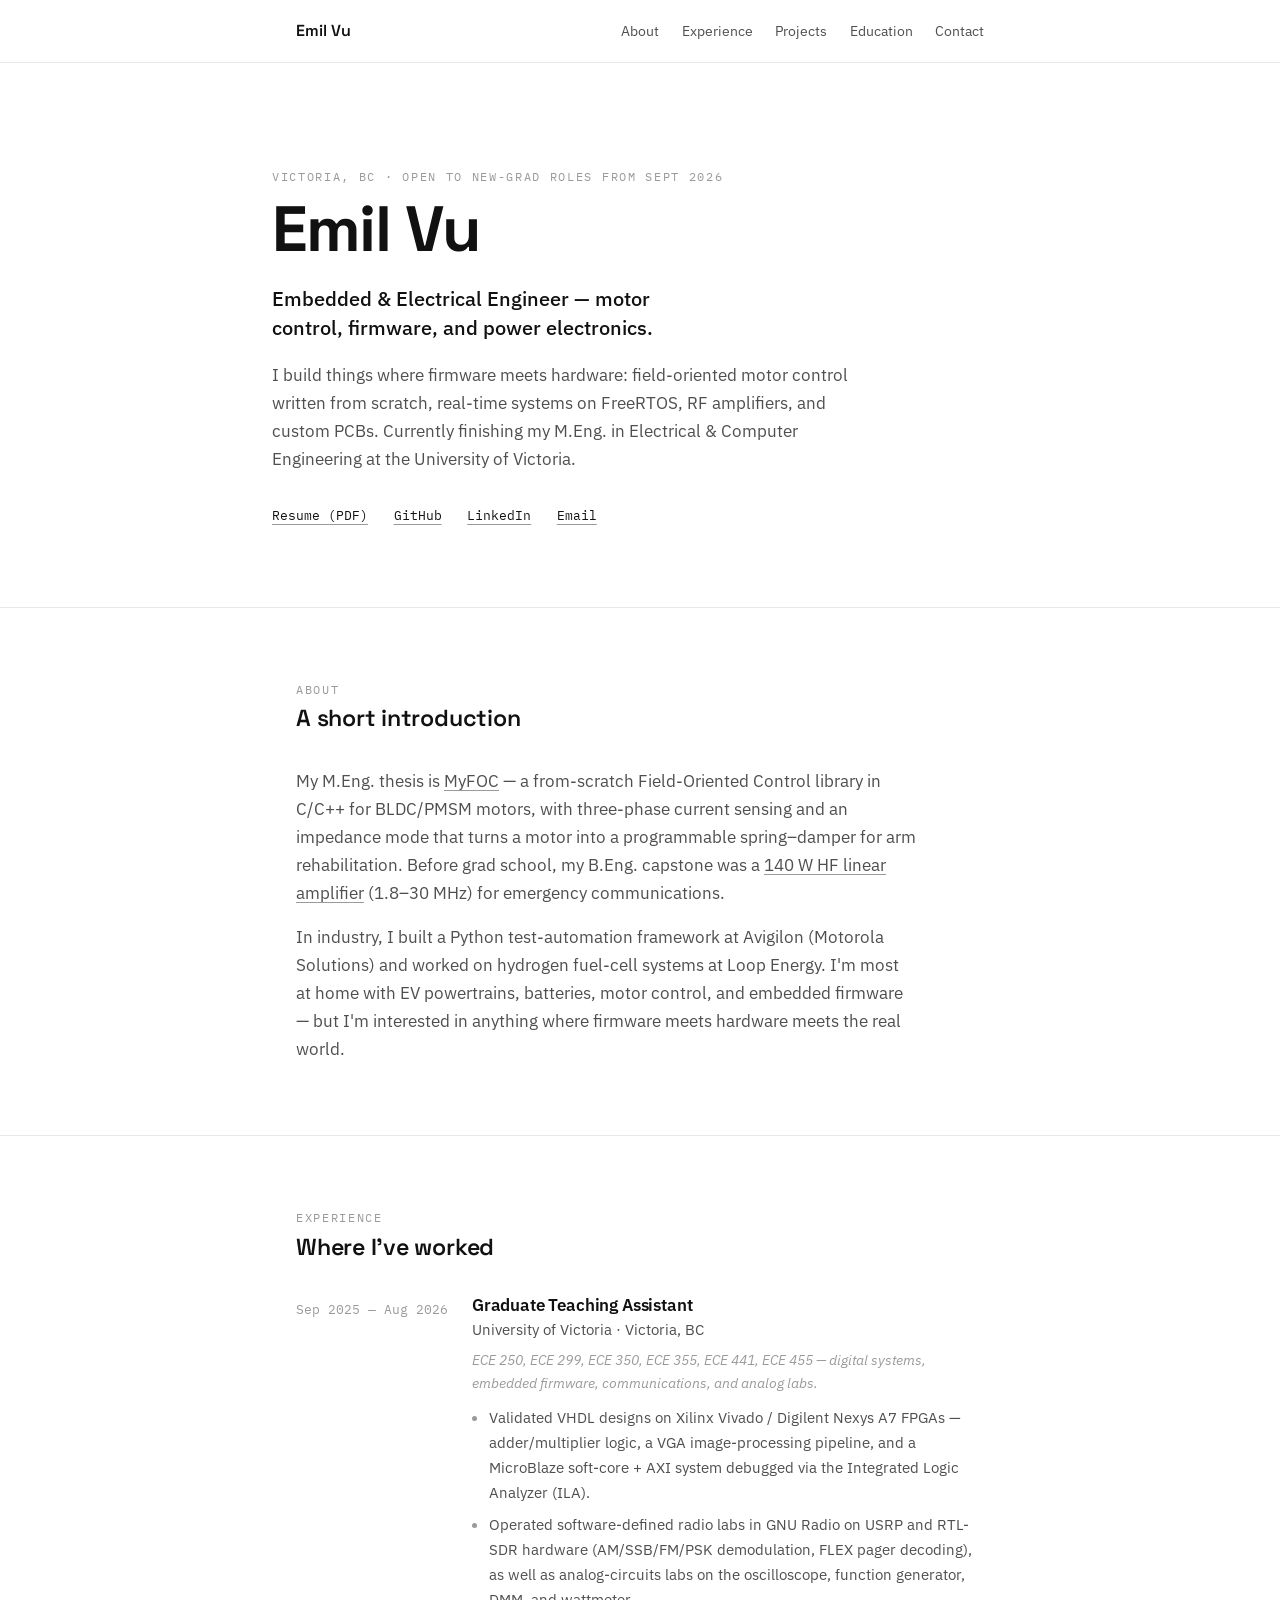
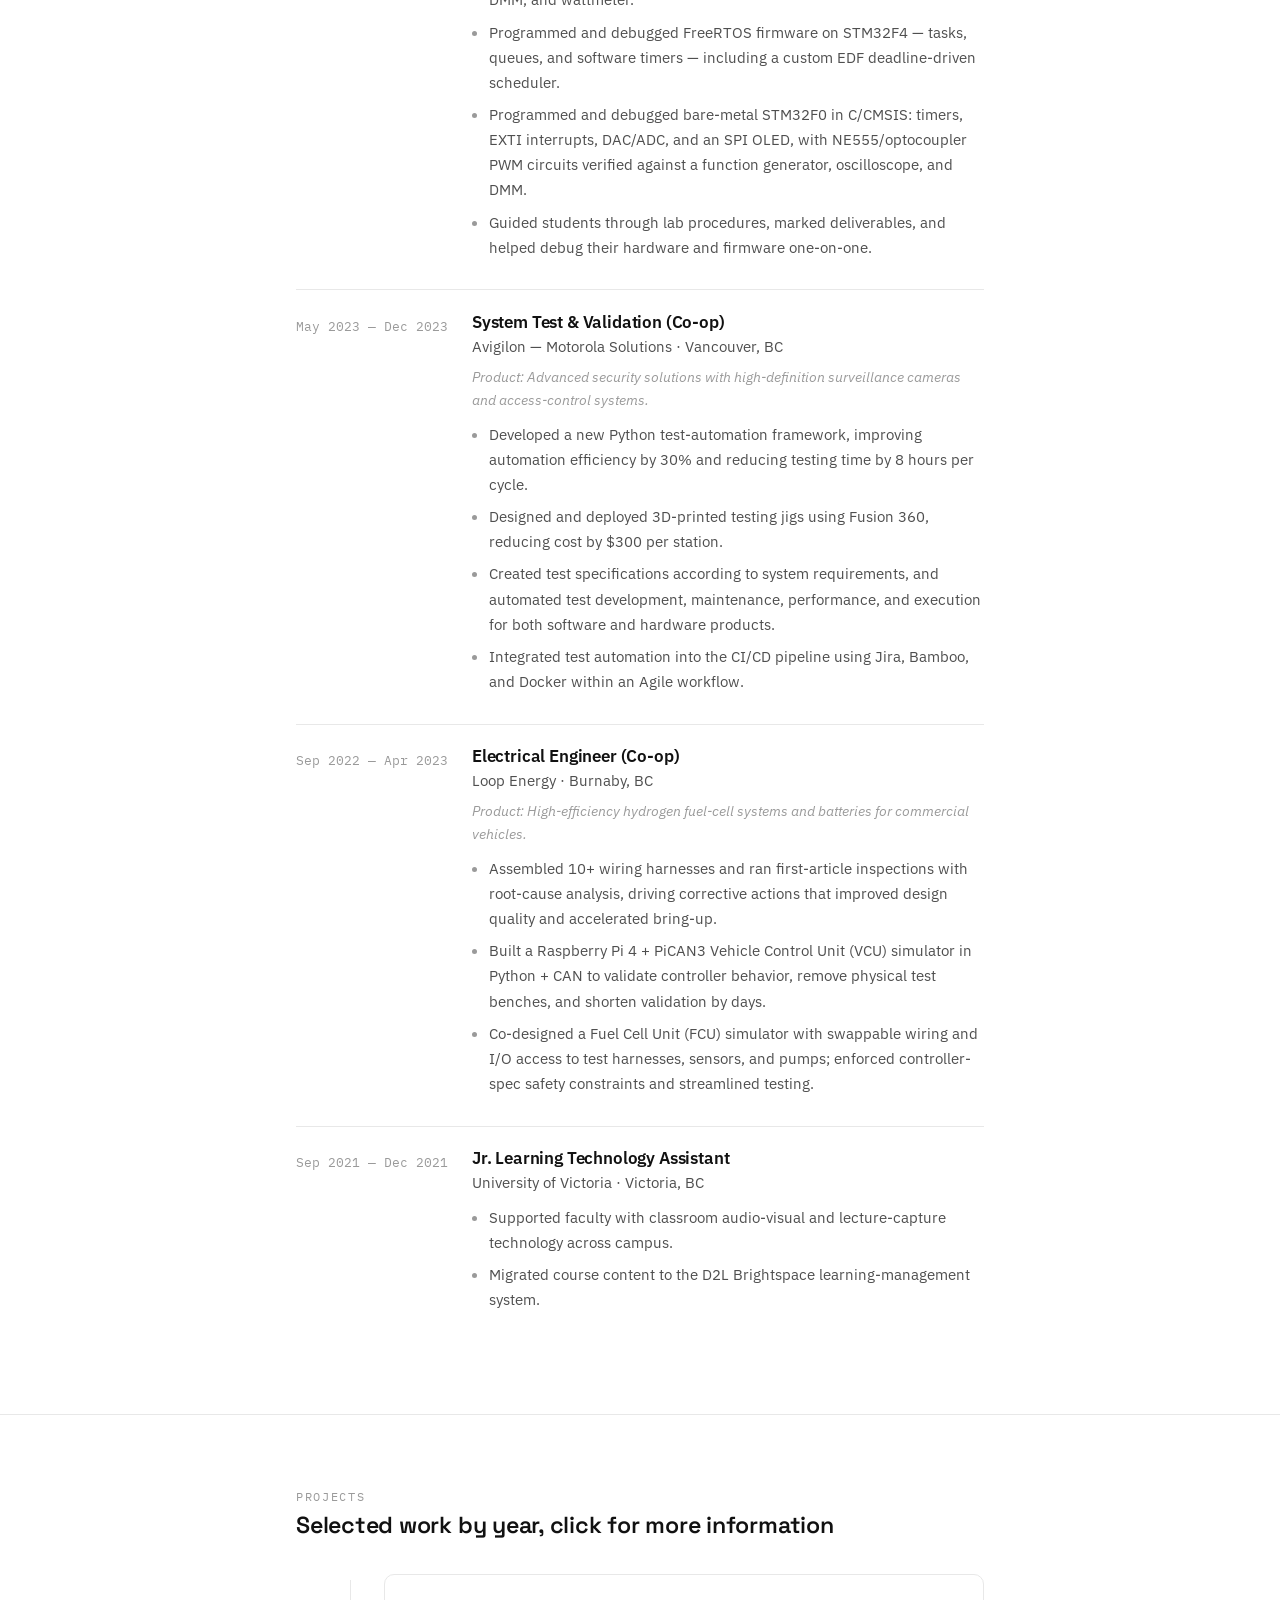
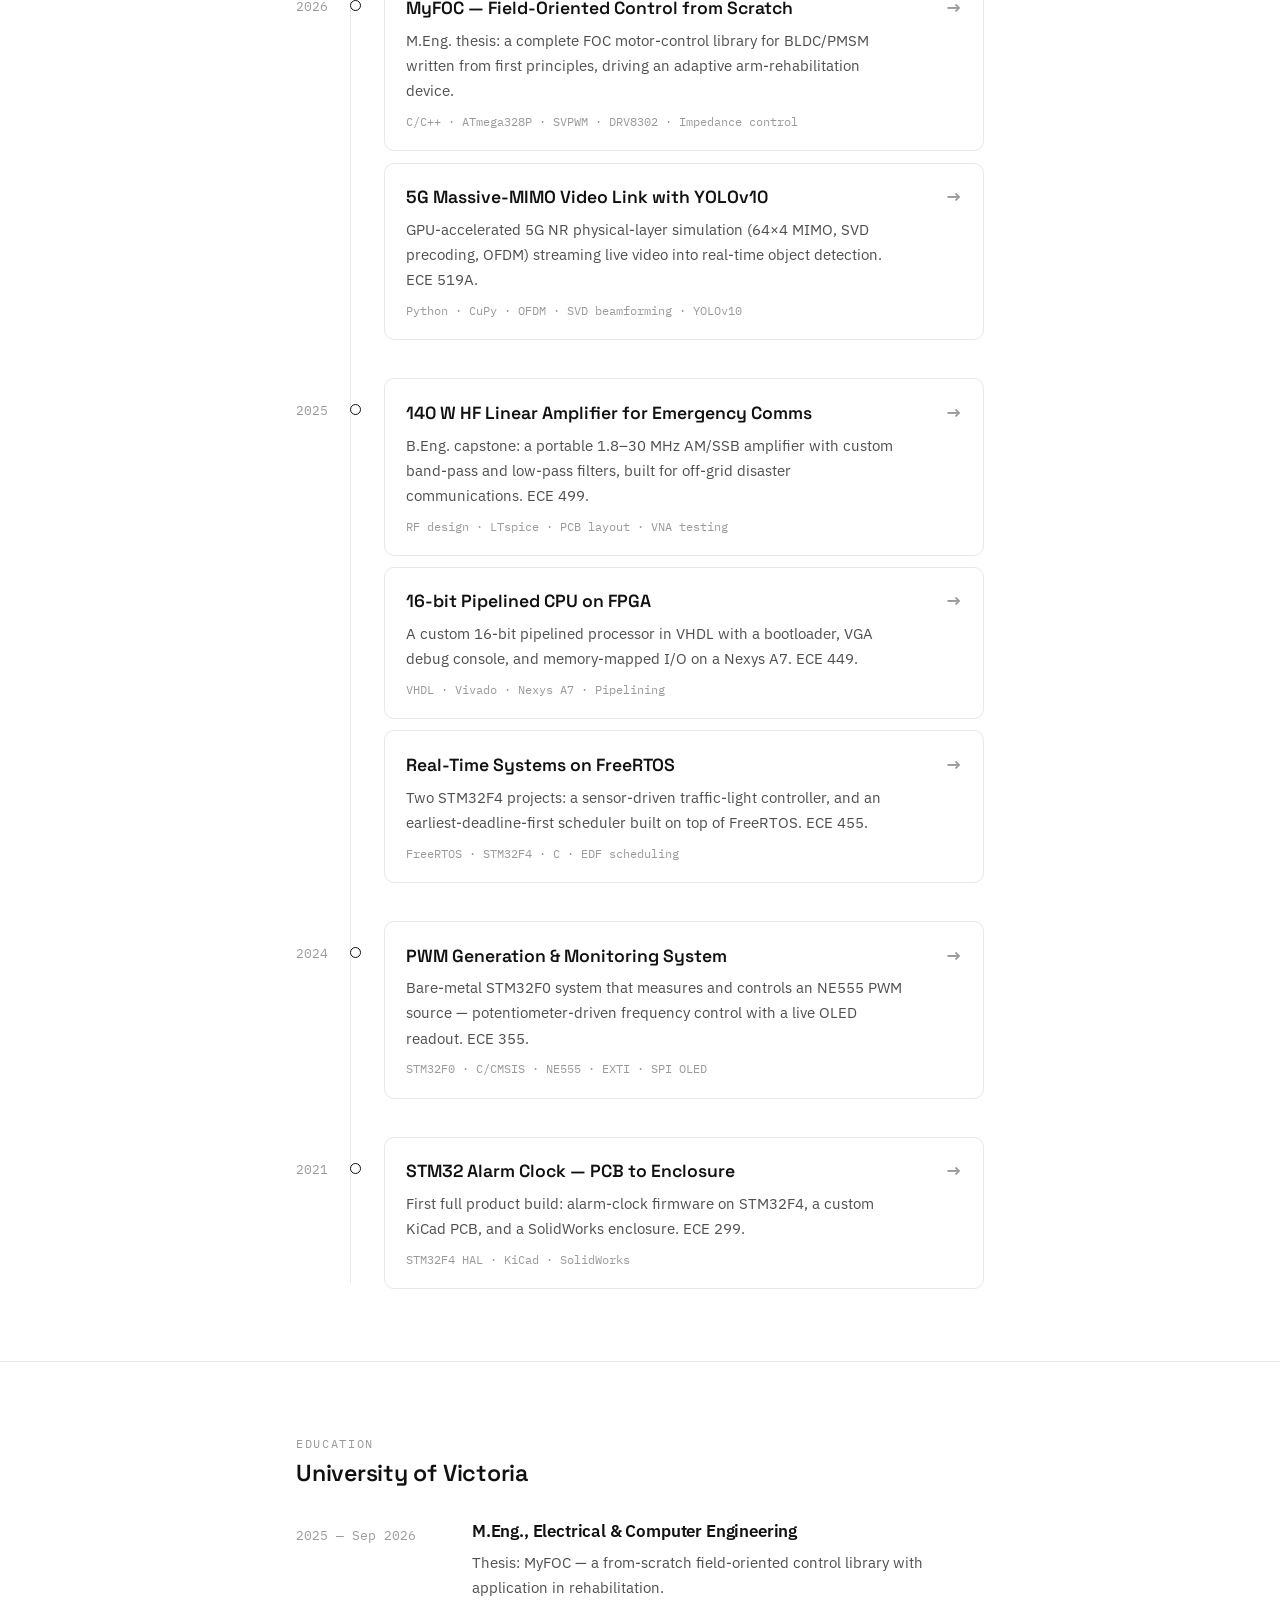
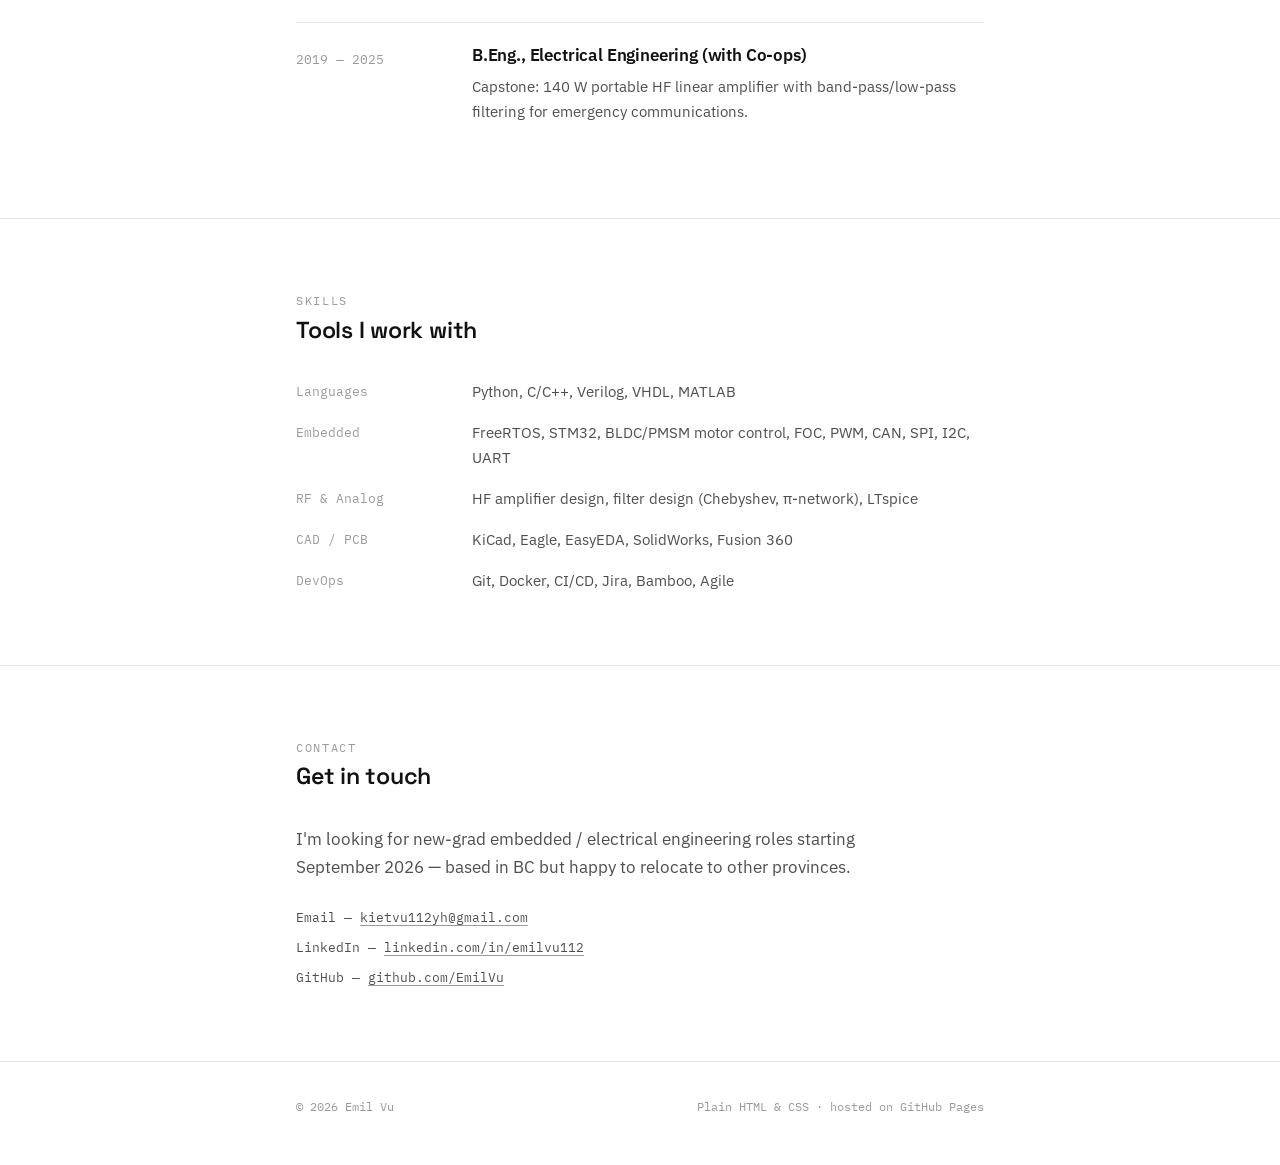
<file: index.html>
<!DOCTYPE html>
<html lang="en">
<head>
  <meta charset="UTF-8">
  <meta name="viewport" content="width=device-width, initial-scale=1.0">
  <title>Emil Vu — Embedded &amp; Electrical Engineer</title>
  <meta name="description" content="Emil Vu — Embedded and Electrical Engineer. Motor control (FOC), embedded firmware, and power electronics. MEng ECE at the University of Victoria, graduating September 2026.">
  <link rel="icon" type="image/svg+xml" href="assets/img/favicon.svg">
  <link rel="preconnect" href="https://fonts.googleapis.com">
  <link rel="preconnect" href="https://fonts.gstatic.com" crossorigin>
  <link href="https://fonts.googleapis.com/css2?family=Space+Grotesk:wght@500;600;700&family=IBM+Plex+Sans:wght@400;500;600&family=IBM+Plex+Mono:wght@400;500&display=swap" rel="stylesheet">
  <link rel="stylesheet" href="assets/css/style.css">
</head>
<body>

  <nav class="nav" aria-label="Main">
    <div class="nav-inner">
      <a class="nav-name" href="index.html">Emil Vu</a>
      <div class="nav-links">
        <a href="#about">About</a>
        <a href="#experience">Experience</a>
        <a href="#projects">Projects</a>
        <a href="#education">Education</a>
        <a href="#contact">Contact</a>
      </div>
    </div>
  </nav>

  <header class="hero wrap">
    <p class="kicker reveal">Victoria, BC · Open to new-grad roles from Sept 2026</p>
    <h1 class="reveal">Emil Vu</h1>
    <p class="tagline reveal">Embedded &amp; Electrical Engineer — motor control, firmware, and power electronics.</p>
    <p class="blurb reveal">
      I build things where firmware meets hardware: field-oriented motor control written
      from scratch, real-time systems on FreeRTOS, RF amplifiers, and custom PCBs.
      Currently finishing my M.Eng. in Electrical &amp; Computer Engineering at the
      University of Victoria.
    </p>
    <div class="hero-links reveal">
      <a href="assets/Emil_Vu_Resume.pdf">Resume (PDF)</a>
      <a href="https://github.com/EmilVu" target="_blank" rel="noopener">GitHub</a>
      <a href="https://linkedin.com/in/emilvu112" target="_blank" rel="noopener">LinkedIn</a>
      <a href="mailto:kietvu112yh@gmail.com">Email</a>
    </div>
  </header>

  <section id="about" class="section">
    <div class="wrap">
      <p class="kicker">About</p>
      <h2>A short introduction</h2>
      <p style="color:var(--ink-2); max-width:62ch; margin-bottom:1rem;">
        My M.Eng. thesis is <a href="projects/myfoc.html">MyFOC</a> — a from-scratch
        Field-Oriented Control library in C/C++ for BLDC/PMSM motors, with three-phase
        current sensing and an impedance mode that turns a motor into a programmable
        spring–damper for arm rehabilitation. Before grad school, my B.Eng. capstone was a
        <a href="projects/ece499-hf-amplifier.html">140&nbsp;W HF linear amplifier</a>
        (1.8–30&nbsp;MHz) for emergency communications.
      </p>
      <p style="color:var(--ink-2); max-width:62ch;">
        In industry, I built a Python test-automation framework at Avigilon (Motorola
        Solutions) and worked on hydrogen fuel-cell systems at Loop Energy. I'm most at
        home with EV powertrains, batteries, motor control, and embedded firmware — but
        I'm interested in anything where firmware meets hardware meets the real world.
      </p>
    </div>
  </section>

  <section id="experience" class="section">
    <div class="wrap">
      <p class="kicker">Experience</p>
      <h2>Where I've worked</h2>
      <div class="rows">

        <div class="row reveal">
          <div class="when">Sep 2025 — Aug 2026</div>
          <div>
            <h3>Graduate Teaching Assistant</h3>
            <p class="org">University of Victoria · Victoria, BC</p>
            <p class="product">ECE 250, ECE 299, ECE 350, ECE 355, ECE 441, ECE 455 — digital systems, embedded firmware, communications, and analog labs.</p>
            <ul>
              <li>Validated VHDL designs on Xilinx Vivado / Digilent Nexys A7 FPGAs — adder/multiplier logic, a VGA image-processing pipeline, and a MicroBlaze soft-core + AXI system debugged via the Integrated Logic Analyzer (ILA).</li>
              <li>Operated software-defined radio labs in GNU Radio on USRP and RTL-SDR hardware (AM/SSB/FM/PSK demodulation, FLEX pager decoding), as well as analog-circuits labs on the oscilloscope, function generator, DMM, and wattmeter.</li>
              <li>Programmed and debugged FreeRTOS firmware on STM32F4 — tasks, queues, and software timers — including a custom EDF deadline-driven scheduler.</li>
              <li>Programmed and debugged bare-metal STM32F0 in C/CMSIS: timers, EXTI interrupts, DAC/ADC, and an SPI OLED, with NE555/optocoupler PWM circuits verified against a function generator, oscilloscope, and DMM.</li>
              <li>Guided students through lab procedures, marked deliverables, and helped debug their hardware and firmware one-on-one.</li>
            </ul>
          </div>
        </div>

        <div class="row reveal">
          <div class="when">May 2023 — Dec 2023</div>
          <div>
            <h3>System Test &amp; Validation (Co-op)</h3>
            <p class="org">Avigilon — Motorola Solutions · Vancouver, BC</p>
            <p class="product">Product: Advanced security solutions with high-definition surveillance cameras and access-control systems.</p>
            <ul>
              <li>Developed a new Python test-automation framework, improving automation efficiency by 30% and reducing testing time by 8 hours per cycle.</li>
              <li>Designed and deployed 3D-printed testing jigs using Fusion 360, reducing cost by $300 per station.</li>
              <li>Created test specifications according to system requirements, and automated test development, maintenance, performance, and execution for both software and hardware products.</li>
              <li>Integrated test automation into the CI/CD pipeline using Jira, Bamboo, and Docker within an Agile workflow.</li>
            </ul>
          </div>
        </div>

        <div class="row reveal">
          <div class="when">Sep 2022 — Apr 2023</div>
          <div>
            <h3>Electrical Engineer (Co-op)</h3>
            <p class="org">Loop Energy · Burnaby, BC</p>
            <p class="product">Product: High-efficiency hydrogen fuel-cell systems and batteries for commercial vehicles.</p>
            <ul>
              <li>Assembled 10+ wiring harnesses and ran first-article inspections with root-cause analysis, driving corrective actions that improved design quality and accelerated bring-up.</li>
              <li>Built a Raspberry Pi 4 + PiCAN3 Vehicle Control Unit (VCU) simulator in Python + CAN to validate controller behavior, remove physical test benches, and shorten validation by days.</li>
              <li>Co-designed a Fuel Cell Unit (FCU) simulator with swappable wiring and I/O access to test harnesses, sensors, and pumps; enforced controller-spec safety constraints and streamlined testing.</li>
            </ul>
          </div>
        </div>

        <div class="row reveal">
          <div class="when">Sep 2021 — Dec 2021</div>
          <div>
            <h3>Jr. Learning Technology Assistant</h3>
            <p class="org">University of Victoria · Victoria, BC</p>
            <ul>
              <li>Supported faculty with classroom audio-visual and lecture-capture technology across campus.</li>
              <li>Migrated course content to the D2L Brightspace learning-management system.</li>
            </ul>
          </div>
        </div>

      </div>
    </div>
  </section>

  <section id="projects" class="section">
    <div class="wrap">
      <p class="kicker">Projects</p>
      <h2>Selected work by year, click for more information</h2>

      <div class="timeline">

        <div class="year-group reveal">
          <span class="year">2026</span>

          <a class="proj" href="projects/myfoc.html">
            <span class="p-title">MyFOC — Field-Oriented Control from Scratch <span class="arrow">→</span></span>
            <p class="p-desc">M.Eng. thesis: a complete FOC motor-control library for BLDC/PMSM written from first principles, driving an adaptive arm-rehabilitation device.</p>
            <p class="p-tags">C/C++ · ATmega328P · SVPWM · DRV8302 · Impedance control</p>
          </a>

          <a class="proj" href="projects/ece519a-5g-mimo-yolo.html">
            <span class="p-title">5G Massive-MIMO Video Link with YOLOv10 <span class="arrow">→</span></span>
            <p class="p-desc">GPU-accelerated 5G NR physical-layer simulation (64×4 MIMO, SVD precoding, OFDM) streaming live video into real-time object detection. ECE 519A.</p>
            <p class="p-tags">Python · CuPy · OFDM · SVD beamforming · YOLOv10</p>
          </a>
        </div>

        <div class="year-group reveal">
          <span class="year">2025</span>

          <a class="proj" href="projects/ece499-hf-amplifier.html">
            <span class="p-title">140 W HF Linear Amplifier for Emergency Comms <span class="arrow">→</span></span>
            <p class="p-desc">B.Eng. capstone: a portable 1.8–30 MHz AM/SSB amplifier with custom band-pass and low-pass filters, built for off-grid disaster communications. ECE 499.</p>
            <p class="p-tags">RF design · LTspice · PCB layout · VNA testing</p>
          </a>

          <a class="proj" href="projects/ece449-custom-cpu.html">
            <span class="p-title">16-bit Pipelined CPU on FPGA <span class="arrow">→</span></span>
            <p class="p-desc">A custom 16-bit pipelined processor in VHDL with a bootloader, VGA debug console, and memory-mapped I/O on a Nexys A7. ECE 449.</p>
            <p class="p-tags">VHDL · Vivado · Nexys A7 · Pipelining</p>
          </a>

          <a class="proj" href="projects/ece455-real-time-systems.html">
            <span class="p-title">Real-Time Systems on FreeRTOS <span class="arrow">→</span></span>
            <p class="p-desc">Two STM32F4 projects: a sensor-driven traffic-light controller, and an earliest-deadline-first scheduler built on top of FreeRTOS. ECE 455.</p>
            <p class="p-tags">FreeRTOS · STM32F4 · C · EDF scheduling</p>
          </a>
        </div>

        <div class="year-group reveal">
          <span class="year">2024</span>

          <a class="proj" href="projects/ece355-pwm-system.html">
            <span class="p-title">PWM Generation &amp; Monitoring System <span class="arrow">→</span></span>
            <p class="p-desc">Bare-metal STM32F0 system that measures and controls an NE555 PWM source — potentiometer-driven frequency control with a live OLED readout. ECE 355.</p>
            <p class="p-tags">STM32F0 · C/CMSIS · NE555 · EXTI · SPI OLED</p>
          </a>
        </div>

        <div class="year-group reveal">
          <span class="year">2021</span>

          <a class="proj" href="projects/ece299-alarm-clock.html">
            <span class="p-title">STM32 Alarm Clock — PCB to Enclosure <span class="arrow">→</span></span>
            <p class="p-desc">First full product build: alarm-clock firmware on STM32F4, a custom KiCad PCB, and a SolidWorks enclosure. ECE 299.</p>
            <p class="p-tags">STM32F4 HAL · KiCad · SolidWorks</p>
          </a>
        </div>

      </div>
    </div>
  </section>

  <section id="education" class="section">
    <div class="wrap">
      <p class="kicker">Education</p>
      <h2>University of Victoria</h2>
      <div class="rows">
        <div class="row reveal">
          <div class="when">2025 — Sep 2026</div>
          <div>
            <h3>M.Eng., Electrical &amp; Computer Engineering</h3>
            <p class="desc">Thesis: MyFOC — a from-scratch field-oriented control library with application in rehabilitation.</p>
          </div>
        </div>
        <div class="row reveal">
          <div class="when">2019 — 2025</div>
          <div>
            <h3>B.Eng., Electrical Engineering (with Co-ops)</h3>
            <p class="desc">Capstone: 140 W portable HF linear amplifier with band-pass/low-pass filtering for emergency communications.</p>
          </div>
        </div>
      </div>
    </div>
  </section>

  <section id="skills" class="section">
    <div class="wrap">
      <p class="kicker">Skills</p>
      <h2>Tools I work with</h2>
      <div class="skills">
        <div class="skill reveal"><span class="k">Languages</span><span class="v">Python, C/C++, Verilog, VHDL, MATLAB</span></div>
        <div class="skill reveal"><span class="k">Embedded</span><span class="v">FreeRTOS, STM32, BLDC/PMSM motor control, FOC, PWM, CAN, SPI, I2C, UART</span></div>
        <div class="skill reveal"><span class="k">RF &amp; Analog</span><span class="v">HF amplifier design, filter design (Chebyshev, π-network), LTspice</span></div>
        <div class="skill reveal"><span class="k">CAD / PCB</span><span class="v">KiCad, Eagle, EasyEDA, SolidWorks, Fusion 360</span></div>
        <div class="skill reveal"><span class="k">DevOps</span><span class="v">Git, Docker, CI/CD, Jira, Bamboo, Agile</span></div>
      </div>
    </div>
  </section>

  <section id="contact" class="section">
    <div class="wrap">
      <p class="kicker">Contact</p>
      <h2>Get in touch</h2>
      <p style="color:var(--ink-2); max-width:56ch; margin-bottom:1.6rem;">
        I'm looking for new-grad embedded / electrical engineering roles starting
        September 2026 — based in BC but happy to relocate to other provinces.
      </p>
      <div class="contact-list">
        <p class="mono">Email — <a href="mailto:kietvu112yh@gmail.com">kietvu112yh@gmail.com</a></p>
        <p class="mono">LinkedIn — <a href="https://linkedin.com/in/emilvu112" target="_blank" rel="noopener">linkedin.com/in/emilvu112</a></p>
        <p class="mono">GitHub — <a href="https://github.com/EmilVu" target="_blank" rel="noopener">github.com/EmilVu</a></p>
      </div>
    </div>
  </section>

  <footer class="footer">
    <div class="wrap">
      <p>© <span id="year">2026</span> Emil Vu</p>
      <p>Plain HTML &amp; CSS · hosted on GitHub Pages</p>
    </div>
  </footer>

  <script src="assets/js/main.js"></script>
</body>
</html>
</file>
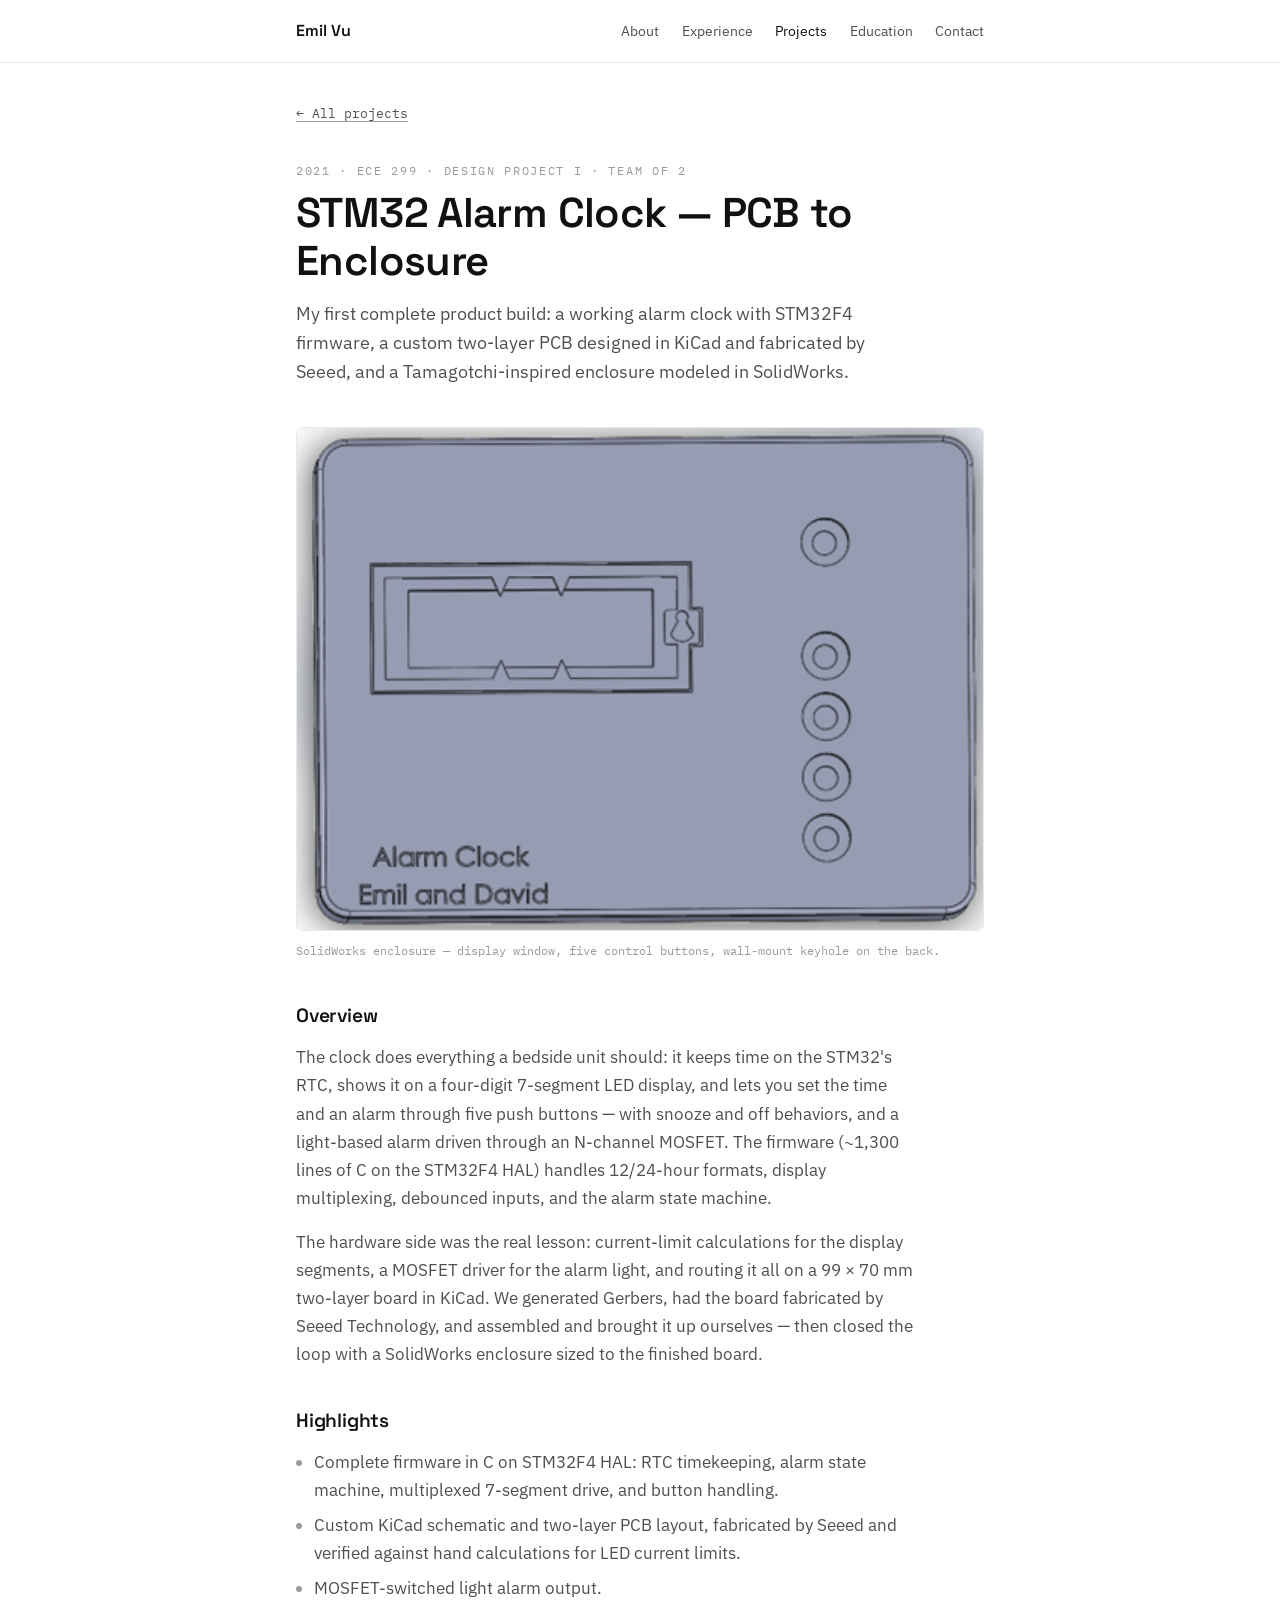
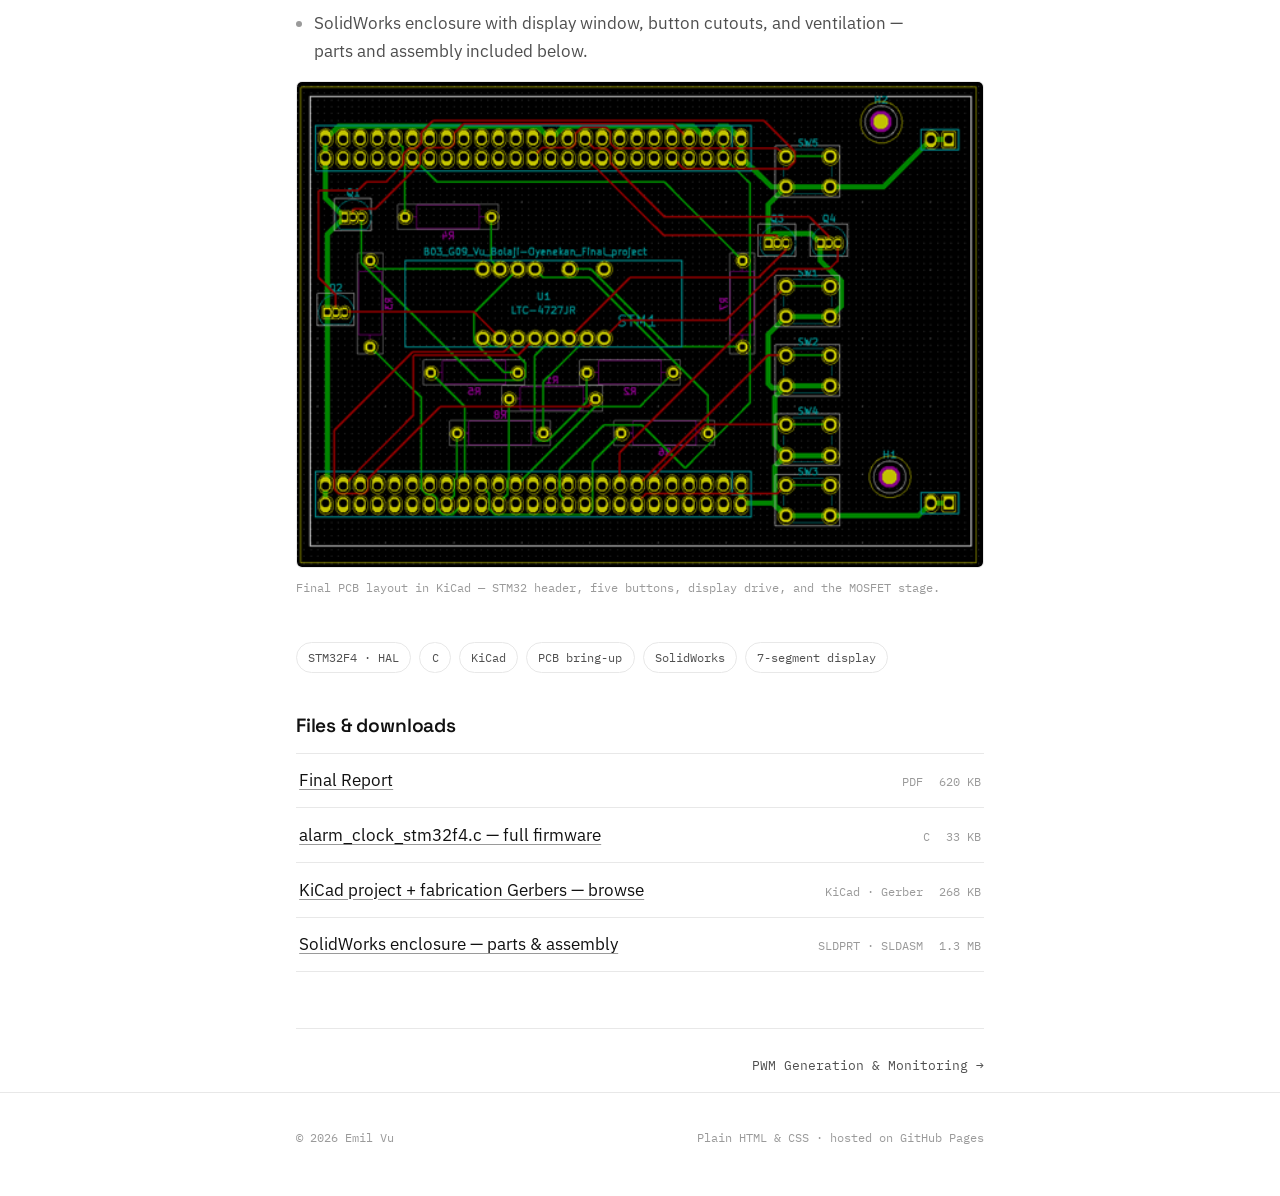
<file: projects/ece299-alarm-clock.html>
<!DOCTYPE html>
<html lang="en">
<head>
  <meta charset="UTF-8">
  <meta name="viewport" content="width=device-width, initial-scale=1.0">
  <title>STM32 Alarm Clock — PCB to Enclosure · Emil Vu</title>
  <meta name="description" content="First full product build: alarm-clock firmware on STM32F4, a custom KiCad PCB fabricated by Seeed, and a SolidWorks enclosure.">
  <link rel="icon" type="image/svg+xml" href="../assets/img/favicon.svg">
  <link rel="preconnect" href="https://fonts.googleapis.com">
  <link rel="preconnect" href="https://fonts.gstatic.com" crossorigin>
  <link href="https://fonts.googleapis.com/css2?family=Space+Grotesk:wght@500;600;700&family=IBM+Plex+Sans:wght@400;500;600&family=IBM+Plex+Mono:wght@400;500&display=swap" rel="stylesheet">
  <link rel="stylesheet" href="../assets/css/style.css">
</head>
<body>

  <nav class="nav" aria-label="Main">
    <div class="nav-inner">
      <a class="nav-name" href="../index.html">Emil Vu</a>
      <div class="nav-links">
        <a href="../index.html#about">About</a>
        <a href="../index.html#experience">Experience</a>
        <a href="../index.html#projects" aria-current="page">Projects</a>
        <a href="../index.html#education">Education</a>
        <a href="../index.html#contact">Contact</a>
      </div>
    </div>
  </nav>

  <div class="wrap">

    <p class="crumb"><a href="../index.html#projects">← All projects</a></p>

    <header class="p-head">
      <p class="kicker">2021 · ECE 299 · Design Project I · Team of 2</p>
      <h1>STM32 Alarm Clock — PCB to Enclosure</h1>
      <p class="dek">
        My first complete product build: a working alarm clock with STM32F4 firmware, a
        custom two-layer PCB designed in KiCad and fabricated by Seeed, and a
        Tamagotchi-inspired enclosure modeled in SolidWorks.
      </p>
    </header>

    <figure class="figure">
      <img src="../assets/img/ece299-enclosure.png" alt="SolidWorks render of the alarm clock enclosure with a display window and five side buttons" width="454" height="332">
      <figcaption>SolidWorks enclosure — display window, five control buttons, wall-mount keyhole on the back.</figcaption>
    </figure>

    <article class="p-body">

      <h2>Overview</h2>
      <p>
        The clock does everything a bedside unit should: it keeps time on the STM32's RTC,
        shows it on a four-digit 7-segment LED display, and lets you set the time and an
        alarm through five push buttons — with snooze and off behaviors, and a light-based
        alarm driven through an N-channel MOSFET. The firmware (~1,300 lines of C on the
        STM32F4 HAL) handles 12/24-hour formats, display multiplexing, debounced inputs,
        and the alarm state machine.
      </p>
      <p>
        The hardware side was the real lesson: current-limit calculations for the display
        segments, a MOSFET driver for the alarm light, and routing it all on a
        99&nbsp;×&nbsp;70&nbsp;mm two-layer board in KiCad. We generated Gerbers, had the
        board fabricated by Seeed Technology, and assembled and brought it up ourselves —
        then closed the loop with a SolidWorks enclosure sized to the finished board.
      </p>

      <h2>Highlights</h2>
      <ul>
        <li>Complete firmware in C on STM32F4 HAL: RTC timekeeping, alarm state machine, multiplexed 7-segment drive, and button handling.</li>
        <li>Custom KiCad schematic and two-layer PCB layout, fabricated by Seeed and verified against hand calculations for LED current limits.</li>
        <li>MOSFET-switched light alarm output.</li>
        <li>SolidWorks enclosure with display window, button cutouts, and ventilation — parts and assembly included below.</li>
      </ul>

      <figure class="figure">
        <img src="../assets/img/ece299-pcb-layout.png" alt="KiCad PCB layout of the alarm clock board showing STM32 header rows, button footprints and display connections" width="538" height="380">
        <figcaption>Final PCB layout in KiCad — STM32 header, five buttons, display drive, and the MOSFET stage.</figcaption>
      </figure>

      <div class="tags">
        <span class="tag">STM32F4 · HAL</span>
        <span class="tag">C</span>
        <span class="tag">KiCad</span>
        <span class="tag">PCB bring-up</span>
        <span class="tag">SolidWorks</span>
        <span class="tag">7-segment display</span>
      </div>

      <h2>Files &amp; downloads</h2>
      <div class="files">
        <div class="file">
          <span class="f-name"><a href="../files/ece299-alarm-clock/ECE299_Alarm_Clock_Final_Report.pdf">Final Report</a></span>
          <span class="f-kind">PDF</span><span class="f-size">620 KB</span>
        </div>
        <div class="file">
          <span class="f-name"><a href="../files/ece299-alarm-clock/code/alarm_clock_stm32f4.c">alarm_clock_stm32f4.c — full firmware</a></span>
          <span class="f-kind">C</span><span class="f-size">33 KB</span>
        </div>
        <div class="file">
          <span class="f-name"><a href="https://github.com/EmilVu/emilvu.github.io/tree/main/files/ece299-alarm-clock/pcb">KiCad project + fabrication Gerbers — browse</a></span>
          <span class="f-kind">KiCad · Gerber</span><span class="f-size">268 KB</span>
        </div>
        <div class="file">
          <span class="f-name"><a href="https://github.com/EmilVu/emilvu.github.io/tree/main/files/ece299-alarm-clock/cad">SolidWorks enclosure — parts &amp; assembly</a></span>
          <span class="f-kind">SLDPRT · SLDASM</span><span class="f-size">1.3 MB</span>
        </div>
      </div>

      <nav class="pager" aria-label="Project navigation">
        <span class="spacer"></span>
        <a href="ece355-pwm-system.html">PWM Generation &amp; Monitoring →</a>
      </nav>

    </article>
  </div>

  <footer class="footer">
    <div class="wrap">
      <p>© <span id="year">2026</span> Emil Vu</p>
      <p>Plain HTML &amp; CSS · hosted on GitHub Pages</p>
    </div>
  </footer>

  <script src="../assets/js/main.js"></script>
</body>
</html>
</file>
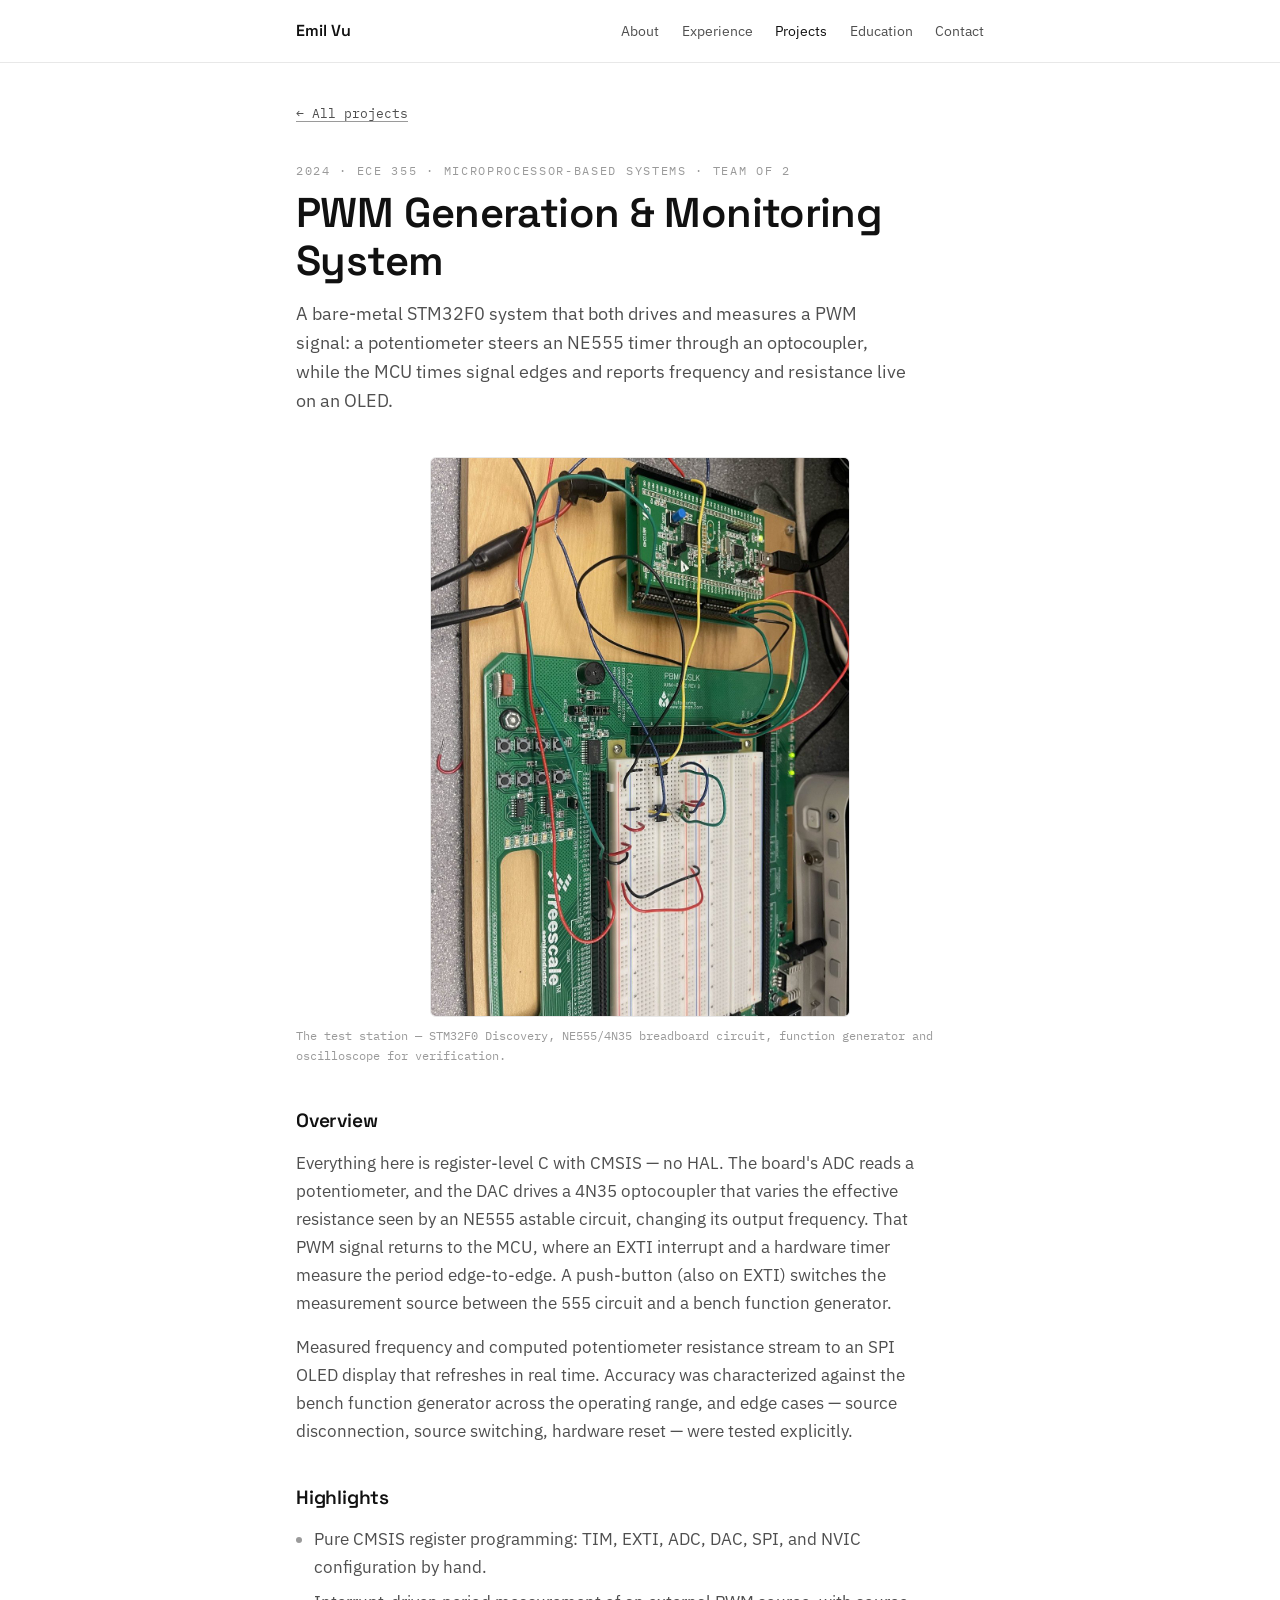
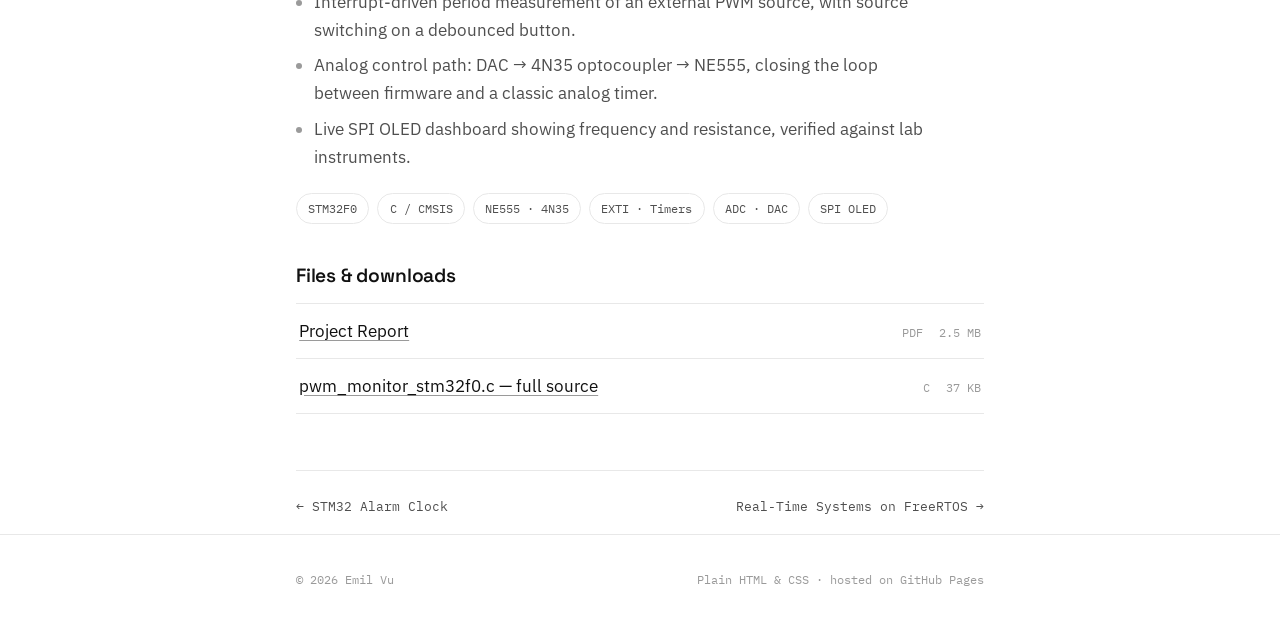
<file: projects/ece355-pwm-system.html>
<!DOCTYPE html>
<html lang="en">
<head>
  <meta charset="UTF-8">
  <meta name="viewport" content="width=device-width, initial-scale=1.0">
  <title>PWM Generation &amp; Monitoring System · Emil Vu</title>
  <meta name="description" content="Bare-metal STM32F0 system that measures and controls an NE555 PWM source — potentiometer-driven frequency control, EXTI edge timing, and a live OLED readout.">
  <link rel="icon" type="image/svg+xml" href="../assets/img/favicon.svg">
  <link rel="preconnect" href="https://fonts.googleapis.com">
  <link rel="preconnect" href="https://fonts.gstatic.com" crossorigin>
  <link href="https://fonts.googleapis.com/css2?family=Space+Grotesk:wght@500;600;700&family=IBM+Plex+Sans:wght@400;500;600&family=IBM+Plex+Mono:wght@400;500&display=swap" rel="stylesheet">
  <link rel="stylesheet" href="../assets/css/style.css">
</head>
<body>

  <nav class="nav" aria-label="Main">
    <div class="nav-inner">
      <a class="nav-name" href="../index.html">Emil Vu</a>
      <div class="nav-links">
        <a href="../index.html#about">About</a>
        <a href="../index.html#experience">Experience</a>
        <a href="../index.html#projects" aria-current="page">Projects</a>
        <a href="../index.html#education">Education</a>
        <a href="../index.html#contact">Contact</a>
      </div>
    </div>
  </nav>

  <div class="wrap">

    <p class="crumb"><a href="../index.html#projects">← All projects</a></p>

    <header class="p-head">
      <p class="kicker">2024 · ECE 355 · Microprocessor-Based Systems · Team of 2</p>
      <h1>PWM Generation &amp; Monitoring System</h1>
      <p class="dek">
        A bare-metal STM32F0 system that both drives and measures a PWM signal: a
        potentiometer steers an NE555 timer through an optocoupler, while the MCU times
        signal edges and reports frequency and resistance live on an OLED.
      </p>
    </header>

    <figure class="figure">
      <img class="tall" src="../assets/img/ece355-bench.jpg" alt="Test station: STM32F0 Discovery board and NE555 circuit on a breadboard beside a bench function generator and oscilloscope" width="1056" height="1408">
      <figcaption>The test station — STM32F0 Discovery, NE555/4N35 breadboard circuit, function generator and oscilloscope for verification.</figcaption>
    </figure>

    <article class="p-body">

      <h2>Overview</h2>
      <p>
        Everything here is register-level C with CMSIS — no HAL. The board's ADC reads a
        potentiometer, and the DAC drives a 4N35 optocoupler that varies the effective
        resistance seen by an NE555 astable circuit, changing its output frequency. That
        PWM signal returns to the MCU, where an EXTI interrupt and a hardware timer
        measure the period edge-to-edge. A push-button (also on EXTI) switches the
        measurement source between the 555 circuit and a bench function generator.
      </p>
      <p>
        Measured frequency and computed potentiometer resistance stream to an SPI OLED
        display that refreshes in real time. Accuracy was characterized against the bench
        function generator across the operating range, and edge cases — source
        disconnection, source switching, hardware reset — were tested explicitly.
      </p>

      <h2>Highlights</h2>
      <ul>
        <li>Pure CMSIS register programming: TIM, EXTI, ADC, DAC, SPI, and NVIC configuration by hand.</li>
        <li>Interrupt-driven period measurement of an external PWM source, with source switching on a debounced button.</li>
        <li>Analog control path: DAC → 4N35 optocoupler → NE555, closing the loop between firmware and a classic analog timer.</li>
        <li>Live SPI OLED dashboard showing frequency and resistance, verified against lab instruments.</li>
      </ul>

      <div class="tags">
        <span class="tag">STM32F0</span>
        <span class="tag">C / CMSIS</span>
        <span class="tag">NE555 · 4N35</span>
        <span class="tag">EXTI · Timers</span>
        <span class="tag">ADC · DAC</span>
        <span class="tag">SPI OLED</span>
      </div>

      <h2>Files &amp; downloads</h2>
      <div class="files">
        <div class="file">
          <span class="f-name"><a href="../files/ece355-pwm-system/ECE355_PWM_System_Report.pdf">Project Report</a></span>
          <span class="f-kind">PDF</span><span class="f-size">2.5 MB</span>
        </div>
        <div class="file">
          <span class="f-name"><a href="../files/ece355-pwm-system/code/pwm_monitor_stm32f0.c">pwm_monitor_stm32f0.c — full source</a></span>
          <span class="f-kind">C</span><span class="f-size">37 KB</span>
        </div>
      </div>

      <nav class="pager" aria-label="Project navigation">
        <a href="ece299-alarm-clock.html">← STM32 Alarm Clock</a>
        <span class="spacer"></span>
        <a href="ece455-real-time-systems.html">Real-Time Systems on FreeRTOS →</a>
      </nav>

    </article>
  </div>

  <footer class="footer">
    <div class="wrap">
      <p>© <span id="year">2026</span> Emil Vu</p>
      <p>Plain HTML &amp; CSS · hosted on GitHub Pages</p>
    </div>
  </footer>

  <script src="../assets/js/main.js"></script>
</body>
</html>
</file>
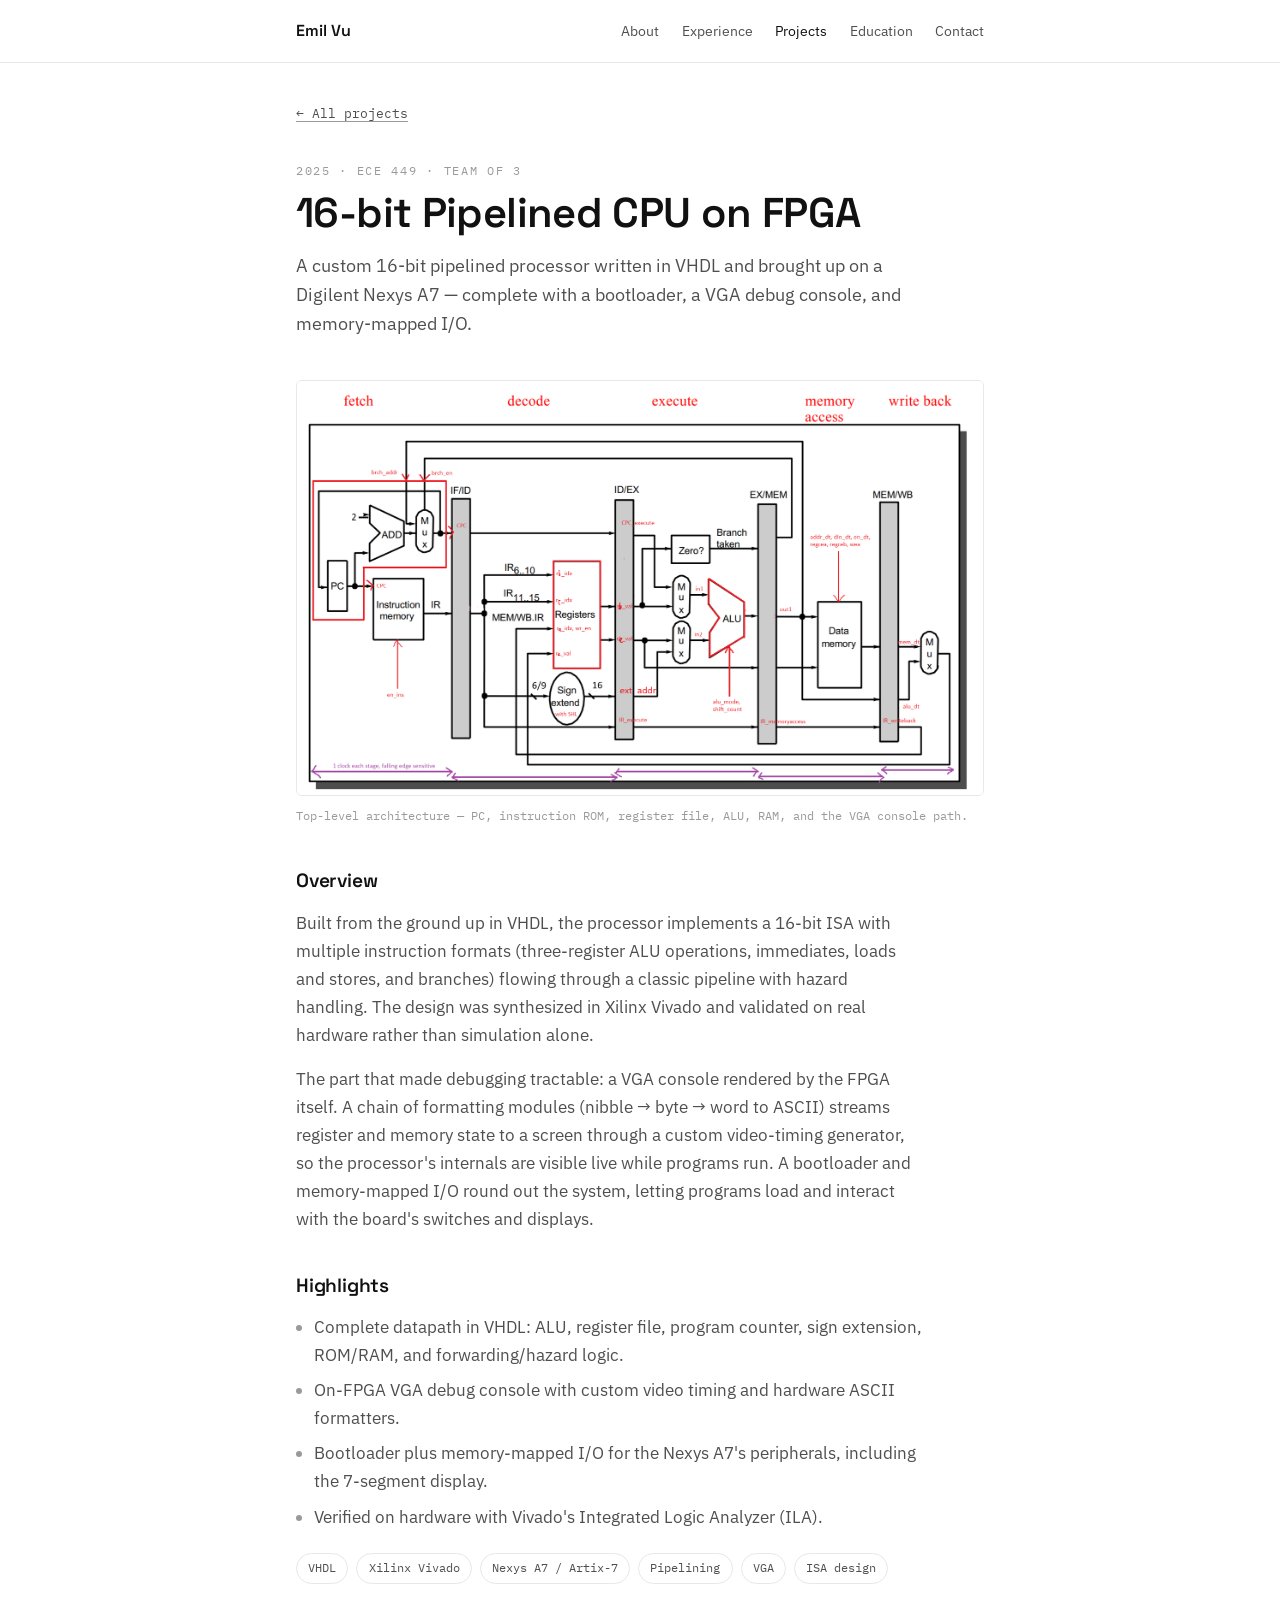
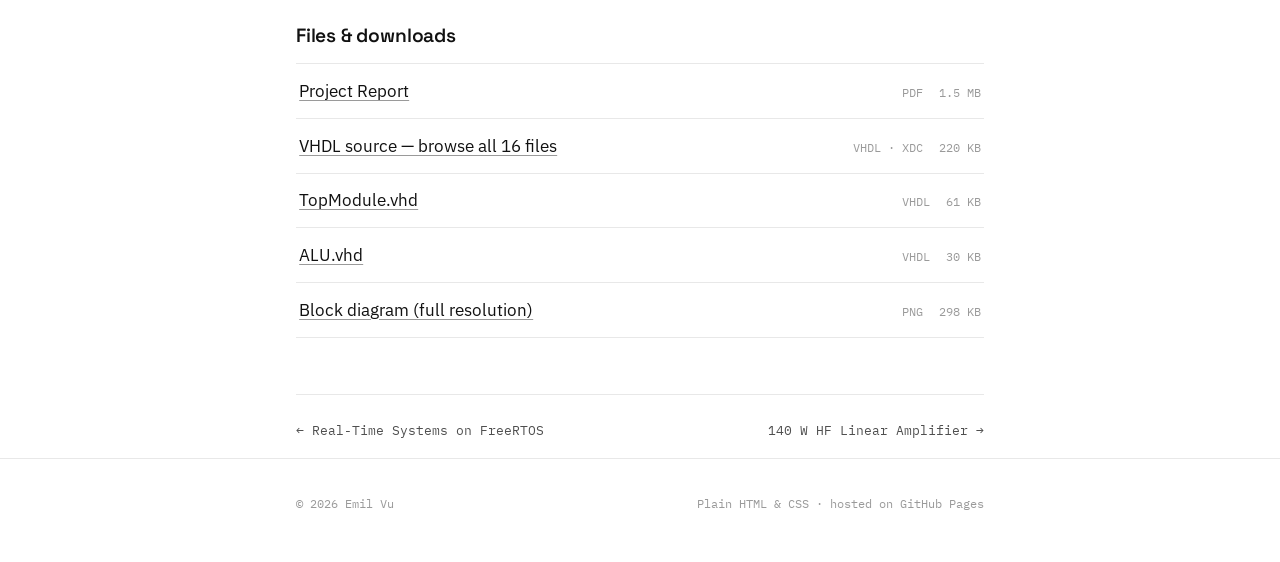
<file: projects/ece449-custom-cpu.html>
<!DOCTYPE html>
<html lang="en">
<head>
  <meta charset="UTF-8">
  <meta name="viewport" content="width=device-width, initial-scale=1.0">
  <title>16-bit Pipelined CPU on FPGA · Emil Vu</title>
  <meta name="description" content="A custom 16-bit pipelined processor implemented in VHDL on a Digilent Nexys A7, with bootloader, VGA debug console, and memory-mapped I/O.">
  <link rel="icon" type="image/svg+xml" href="../assets/img/favicon.svg">
  <link rel="preconnect" href="https://fonts.googleapis.com">
  <link rel="preconnect" href="https://fonts.gstatic.com" crossorigin>
  <link href="https://fonts.googleapis.com/css2?family=Space+Grotesk:wght@500;600;700&family=IBM+Plex+Sans:wght@400;500;600&family=IBM+Plex+Mono:wght@400;500&display=swap" rel="stylesheet">
  <link rel="stylesheet" href="../assets/css/style.css">
</head>
<body>

  <nav class="nav" aria-label="Main">
    <div class="nav-inner">
      <a class="nav-name" href="../index.html">Emil Vu</a>
      <div class="nav-links">
        <a href="../index.html#about">About</a>
        <a href="../index.html#experience">Experience</a>
        <a href="../index.html#projects" aria-current="page">Projects</a>
        <a href="../index.html#education">Education</a>
        <a href="../index.html#contact">Contact</a>
      </div>
    </div>
  </nav>

  <div class="wrap">

    <p class="crumb"><a href="../index.html#projects">← All projects</a></p>

    <header class="p-head">
      <p class="kicker">2025 · ECE 449 · Team of 3</p>
      <h1>16-bit Pipelined CPU on FPGA</h1>
      <p class="dek">
        A custom 16-bit pipelined processor written in VHDL and brought up on a Digilent
        Nexys A7 — complete with a bootloader, a VGA debug console, and memory-mapped I/O.
      </p>
    </header>

    <figure class="figure">
      <img src="../assets/img/ece449-block-diagram.png" alt="Top-level block diagram of the 16-bit pipelined CPU showing program counter, ROM, RAM, register file, ALU, and console output stages" width="1600" height="967">
      <figcaption>Top-level architecture — PC, instruction ROM, register file, ALU, RAM, and the VGA console path.</figcaption>
    </figure>

    <article class="p-body">

      <h2>Overview</h2>
      <p>
        Built from the ground up in VHDL, the processor implements a 16-bit ISA with
        multiple instruction formats (three-register ALU operations, immediates, loads and
        stores, and branches) flowing through a classic pipeline with hazard handling. The
        design was synthesized in Xilinx Vivado and validated on real hardware rather than
        simulation alone.
      </p>
      <p>
        The part that made debugging tractable: a VGA console rendered by the FPGA itself.
        A chain of formatting modules (nibble → byte → word to ASCII) streams register and
        memory state to a screen through a custom video-timing generator, so the
        processor's internals are visible live while programs run. A bootloader and
        memory-mapped I/O round out the system, letting programs load and interact with
        the board's switches and displays.
      </p>

      <h2>Highlights</h2>
      <ul>
        <li>Complete datapath in VHDL: ALU, register file, program counter, sign extension, ROM/RAM, and forwarding/hazard logic.</li>
        <li>On-FPGA VGA debug console with custom video timing and hardware ASCII formatters.</li>
        <li>Bootloader plus memory-mapped I/O for the Nexys A7's peripherals, including the 7-segment display.</li>
        <li>Verified on hardware with Vivado's Integrated Logic Analyzer (ILA).</li>
      </ul>

      <div class="tags">
        <span class="tag">VHDL</span>
        <span class="tag">Xilinx Vivado</span>
        <span class="tag">Nexys A7 / Artix-7</span>
        <span class="tag">Pipelining</span>
        <span class="tag">VGA</span>
        <span class="tag">ISA design</span>
      </div>

      <h2>Files &amp; downloads</h2>
      <div class="files">
        <div class="file">
          <span class="f-name"><a href="../files/ece449-custom-cpu/ECE449_Custom_CPU_Report.pdf">Project Report</a></span>
          <span class="f-kind">PDF</span><span class="f-size">1.5 MB</span>
        </div>
        <div class="file">
          <span class="f-name"><a href="https://github.com/EmilVu/emilvu.github.io/tree/main/files/ece449-custom-cpu/code">VHDL source — browse all 16 files</a></span>
          <span class="f-kind">VHDL · XDC</span><span class="f-size">220 KB</span>
        </div>
        <div class="file">
          <span class="f-name"><a href="../files/ece449-custom-cpu/code/TopModule.vhd">TopModule.vhd</a></span>
          <span class="f-kind">VHDL</span><span class="f-size">61 KB</span>
        </div>
        <div class="file">
          <span class="f-name"><a href="../files/ece449-custom-cpu/code/ALU.vhd">ALU.vhd</a></span>
          <span class="f-kind">VHDL</span><span class="f-size">30 KB</span>
        </div>
        <div class="file">
          <span class="f-name"><a href="../files/ece449-custom-cpu/Top_Module_Block_Diagram.png">Block diagram (full resolution)</a></span>
          <span class="f-kind">PNG</span><span class="f-size">298 KB</span>
        </div>
      </div>

      <nav class="pager" aria-label="Project navigation">
        <a href="ece455-real-time-systems.html">← Real-Time Systems on FreeRTOS</a>
        <span class="spacer"></span>
        <a href="ece499-hf-amplifier.html">140 W HF Linear Amplifier →</a>
      </nav>

    </article>
  </div>

  <footer class="footer">
    <div class="wrap">
      <p>© <span id="year">2026</span> Emil Vu</p>
      <p>Plain HTML &amp; CSS · hosted on GitHub Pages</p>
    </div>
  </footer>

  <script src="../assets/js/main.js"></script>
</body>
</html>
</file>
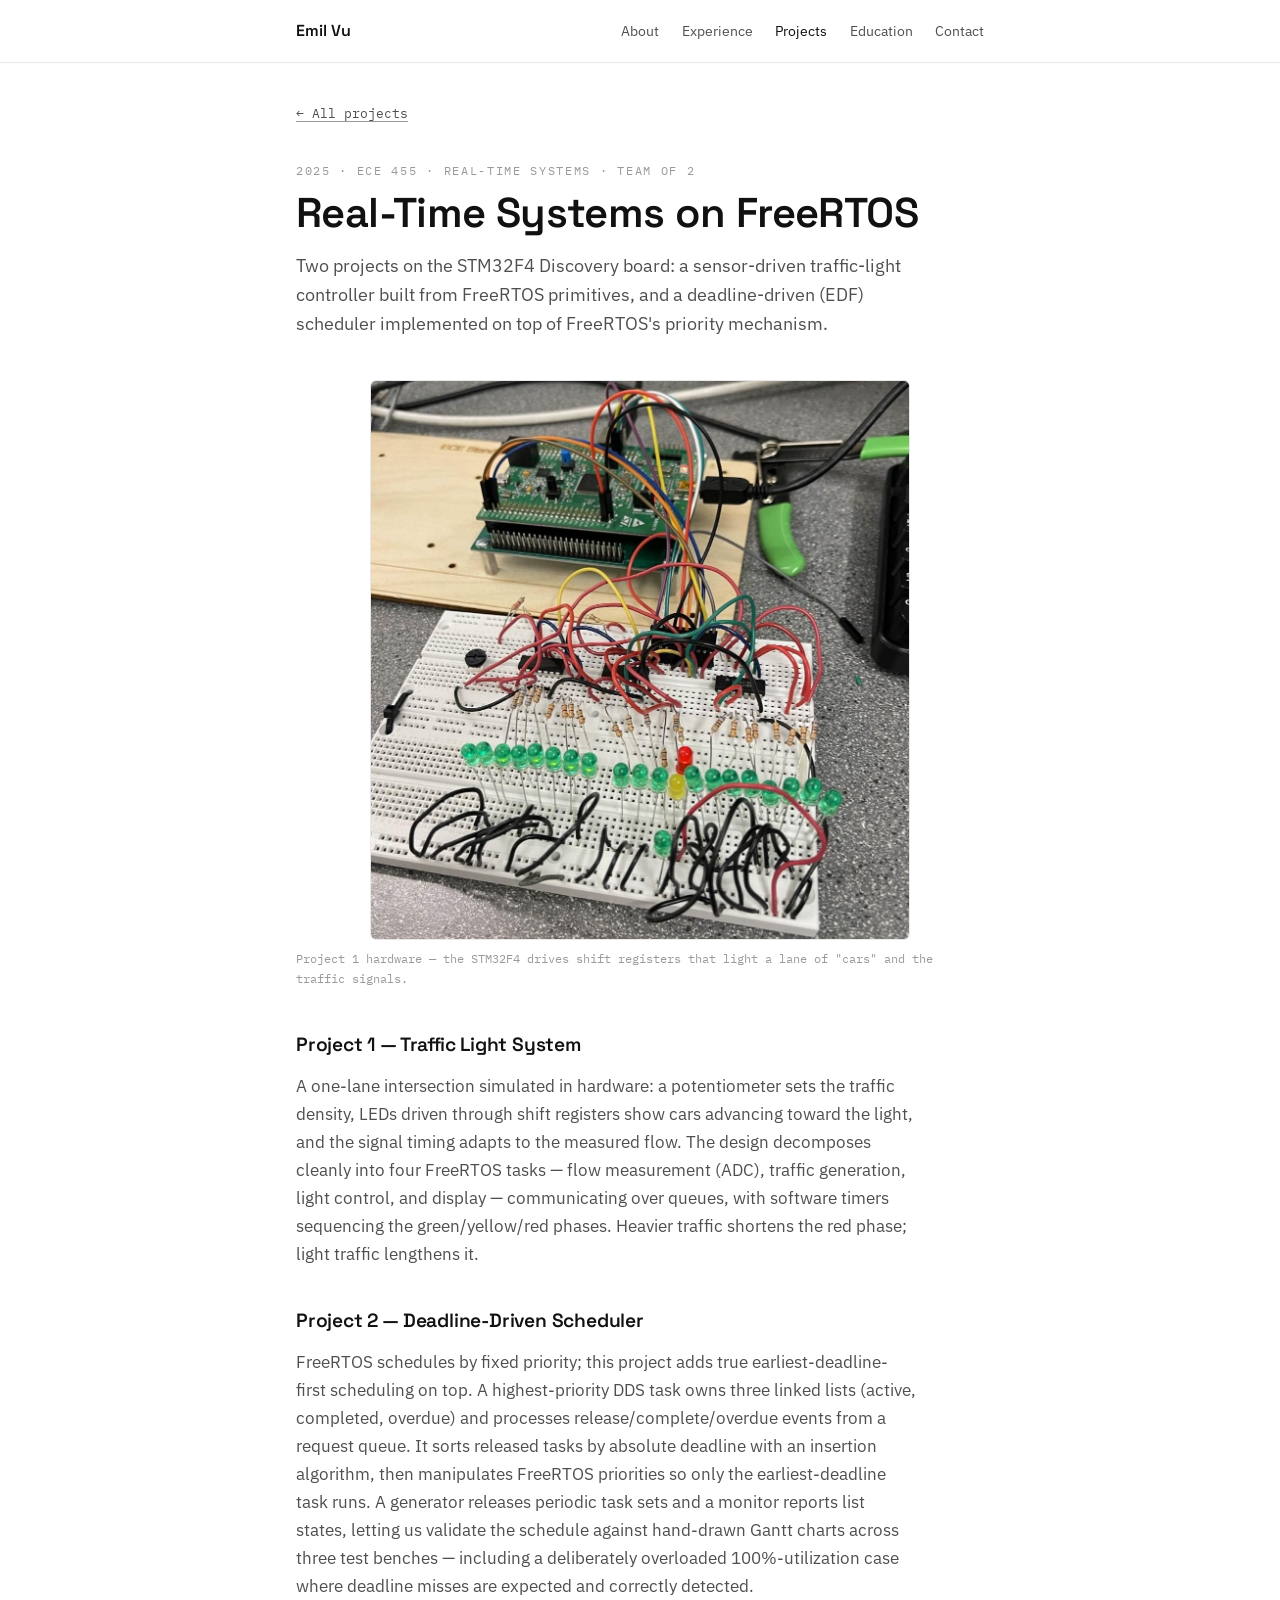
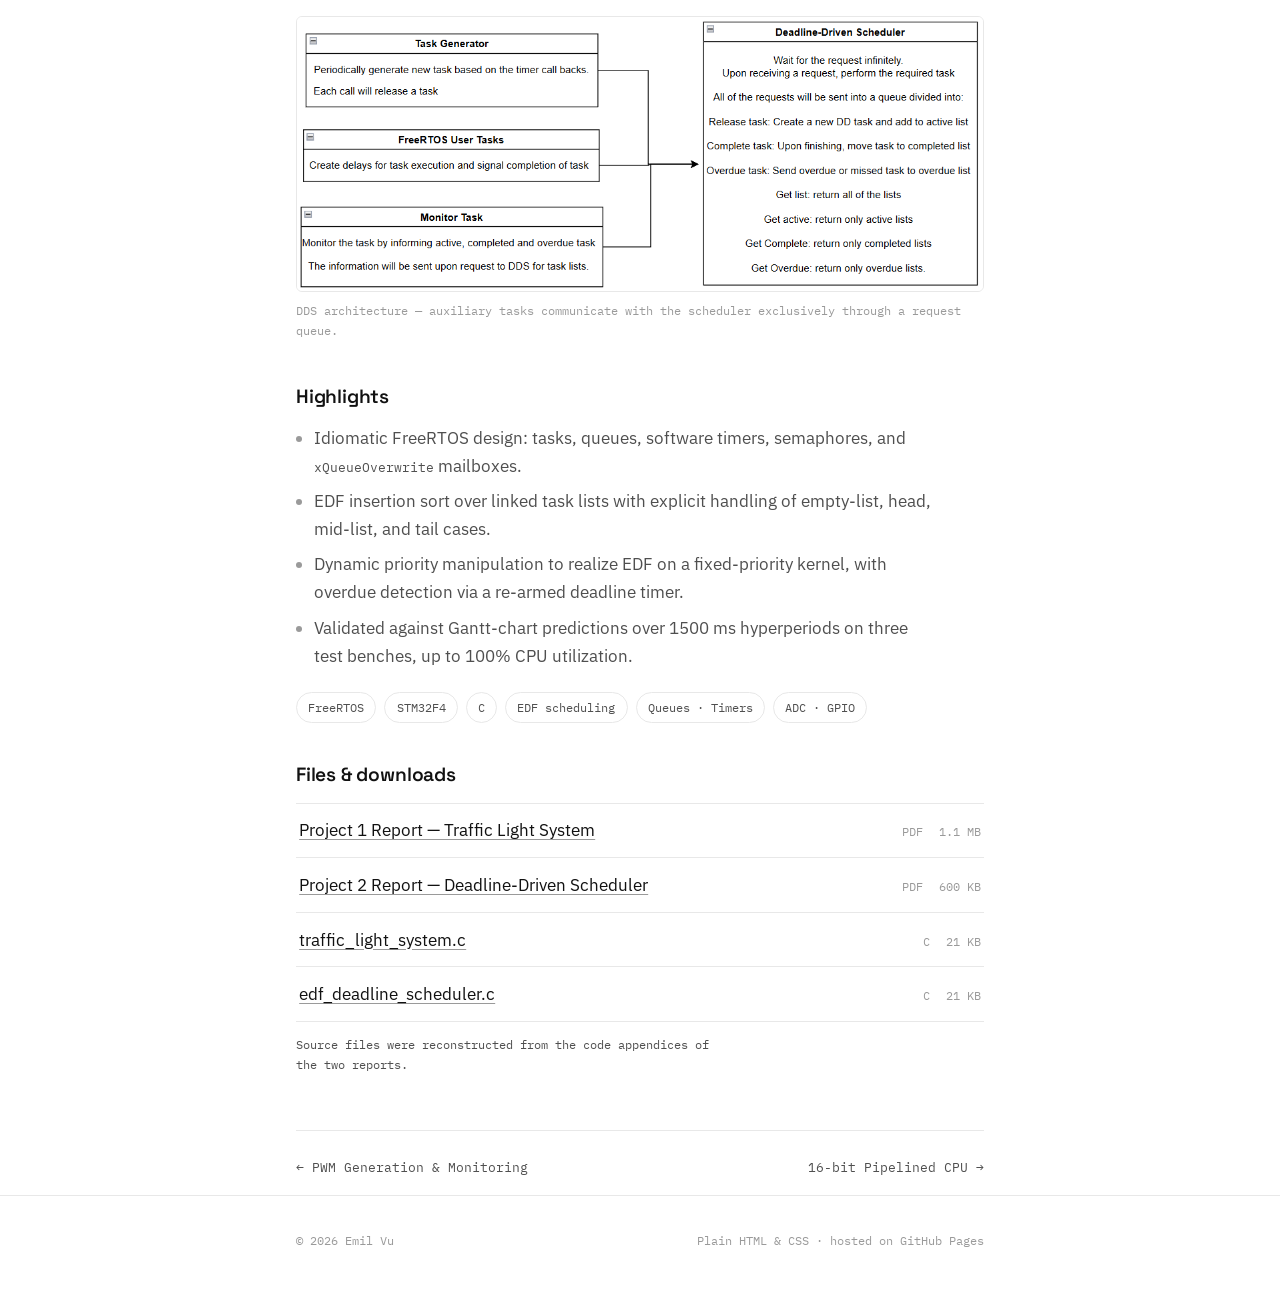
<file: projects/ece455-real-time-systems.html>
<!DOCTYPE html>
<html lang="en">
<head>
  <meta charset="UTF-8">
  <meta name="viewport" content="width=device-width, initial-scale=1.0">
  <title>Real-Time Systems on FreeRTOS · Emil Vu</title>
  <meta name="description" content="Two STM32F4 FreeRTOS projects: a sensor-driven traffic-light controller and an earliest-deadline-first (EDF) scheduler layered on FreeRTOS.">
  <link rel="icon" type="image/svg+xml" href="../assets/img/favicon.svg">
  <link rel="preconnect" href="https://fonts.googleapis.com">
  <link rel="preconnect" href="https://fonts.gstatic.com" crossorigin>
  <link href="https://fonts.googleapis.com/css2?family=Space+Grotesk:wght@500;600;700&family=IBM+Plex+Sans:wght@400;500;600&family=IBM+Plex+Mono:wght@400;500&display=swap" rel="stylesheet">
  <link rel="stylesheet" href="../assets/css/style.css">
</head>
<body>

  <nav class="nav" aria-label="Main">
    <div class="nav-inner">
      <a class="nav-name" href="../index.html">Emil Vu</a>
      <div class="nav-links">
        <a href="../index.html#about">About</a>
        <a href="../index.html#experience">Experience</a>
        <a href="../index.html#projects" aria-current="page">Projects</a>
        <a href="../index.html#education">Education</a>
        <a href="../index.html#contact">Contact</a>
      </div>
    </div>
  </nav>

  <div class="wrap">

    <p class="crumb"><a href="../index.html#projects">← All projects</a></p>

    <header class="p-head">
      <p class="kicker">2025 · ECE 455 · Real-Time Systems · Team of 2</p>
      <h1>Real-Time Systems on FreeRTOS</h1>
      <p class="dek">
        Two projects on the STM32F4 Discovery board: a sensor-driven traffic-light
        controller built from FreeRTOS primitives, and a deadline-driven (EDF) scheduler
        implemented on top of FreeRTOS's priority mechanism.
      </p>
    </header>

    <figure class="figure">
      <img class="tall" src="../assets/img/ece455-breadboard.jpg" alt="STM32F4 Discovery board wired to a breadboard with a strip of green, amber and red LEDs representing traffic and lights" width="1098" height="1139">
      <figcaption>Project 1 hardware — the STM32F4 drives shift registers that light a lane of "cars" and the traffic signals.</figcaption>
    </figure>

    <article class="p-body">

      <h2>Project 1 — Traffic Light System</h2>
      <p>
        A one-lane intersection simulated in hardware: a potentiometer sets the traffic
        density, LEDs driven through shift registers show cars advancing toward the light,
        and the signal timing adapts to the measured flow. The design decomposes cleanly
        into four FreeRTOS tasks — flow measurement (ADC), traffic generation, light
        control, and display — communicating over queues, with software timers sequencing
        the green/yellow/red phases. Heavier traffic shortens the red phase; light traffic
        lengthens it.
      </p>

      <h2>Project 2 — Deadline-Driven Scheduler</h2>
      <p>
        FreeRTOS schedules by fixed priority; this project adds true earliest-deadline-first
        scheduling on top. A highest-priority DDS task owns three linked lists (active,
        completed, overdue) and processes release/complete/overdue events from a request
        queue. It sorts released tasks by absolute deadline with an insertion algorithm,
        then manipulates FreeRTOS priorities so only the earliest-deadline task runs. A
        generator releases periodic task sets and a monitor reports list states, letting us
        validate the schedule against hand-drawn Gantt charts across three test benches —
        including a deliberately overloaded 100%-utilization case where deadline misses
        are expected and correctly detected.
      </p>

      <figure class="figure">
        <img src="../assets/img/ece455-dds-architecture.png" alt="Architecture diagram: task generator, user tasks and monitor task sending requests to the deadline-driven scheduler which manages active, completed and overdue lists" width="1028" height="410">
        <figcaption>DDS architecture — auxiliary tasks communicate with the scheduler exclusively through a request queue.</figcaption>
      </figure>

      <h2>Highlights</h2>
      <ul>
        <li>Idiomatic FreeRTOS design: tasks, queues, software timers, semaphores, and <span class="mono">xQueueOverwrite</span> mailboxes.</li>
        <li>EDF insertion sort over linked task lists with explicit handling of empty-list, head, mid-list, and tail cases.</li>
        <li>Dynamic priority manipulation to realize EDF on a fixed-priority kernel, with overdue detection via a re-armed deadline timer.</li>
        <li>Validated against Gantt-chart predictions over 1500 ms hyperperiods on three test benches, up to 100% CPU utilization.</li>
      </ul>

      <div class="tags">
        <span class="tag">FreeRTOS</span>
        <span class="tag">STM32F4</span>
        <span class="tag">C</span>
        <span class="tag">EDF scheduling</span>
        <span class="tag">Queues · Timers</span>
        <span class="tag">ADC · GPIO</span>
      </div>

      <h2>Files &amp; downloads</h2>
      <div class="files">
        <div class="file">
          <span class="f-name"><a href="../files/ece455-real-time-systems/ECE455_P1_Traffic_Light_System_Report.pdf">Project 1 Report — Traffic Light System</a></span>
          <span class="f-kind">PDF</span><span class="f-size">1.1 MB</span>
        </div>
        <div class="file">
          <span class="f-name"><a href="../files/ece455-real-time-systems/ECE455_P2_Deadline_Driven_Scheduler_Report.pdf">Project 2 Report — Deadline-Driven Scheduler</a></span>
          <span class="f-kind">PDF</span><span class="f-size">600 KB</span>
        </div>
        <div class="file">
          <span class="f-name"><a href="../files/ece455-real-time-systems/code/traffic_light_system.c">traffic_light_system.c</a></span>
          <span class="f-kind">C</span><span class="f-size">21 KB</span>
        </div>
        <div class="file">
          <span class="f-name"><a href="../files/ece455-real-time-systems/code/edf_deadline_scheduler.c">edf_deadline_scheduler.c</a></span>
          <span class="f-kind">C</span><span class="f-size">21 KB</span>
        </div>
      </div>
      <p class="files-note">Source files were reconstructed from the code appendices of the two reports.</p>

      <nav class="pager" aria-label="Project navigation">
        <a href="ece355-pwm-system.html">← PWM Generation &amp; Monitoring</a>
        <span class="spacer"></span>
        <a href="ece449-custom-cpu.html">16-bit Pipelined CPU →</a>
      </nav>

    </article>
  </div>

  <footer class="footer">
    <div class="wrap">
      <p>© <span id="year">2026</span> Emil Vu</p>
      <p>Plain HTML &amp; CSS · hosted on GitHub Pages</p>
    </div>
  </footer>

  <script src="../assets/js/main.js"></script>
</body>
</html>
</file>
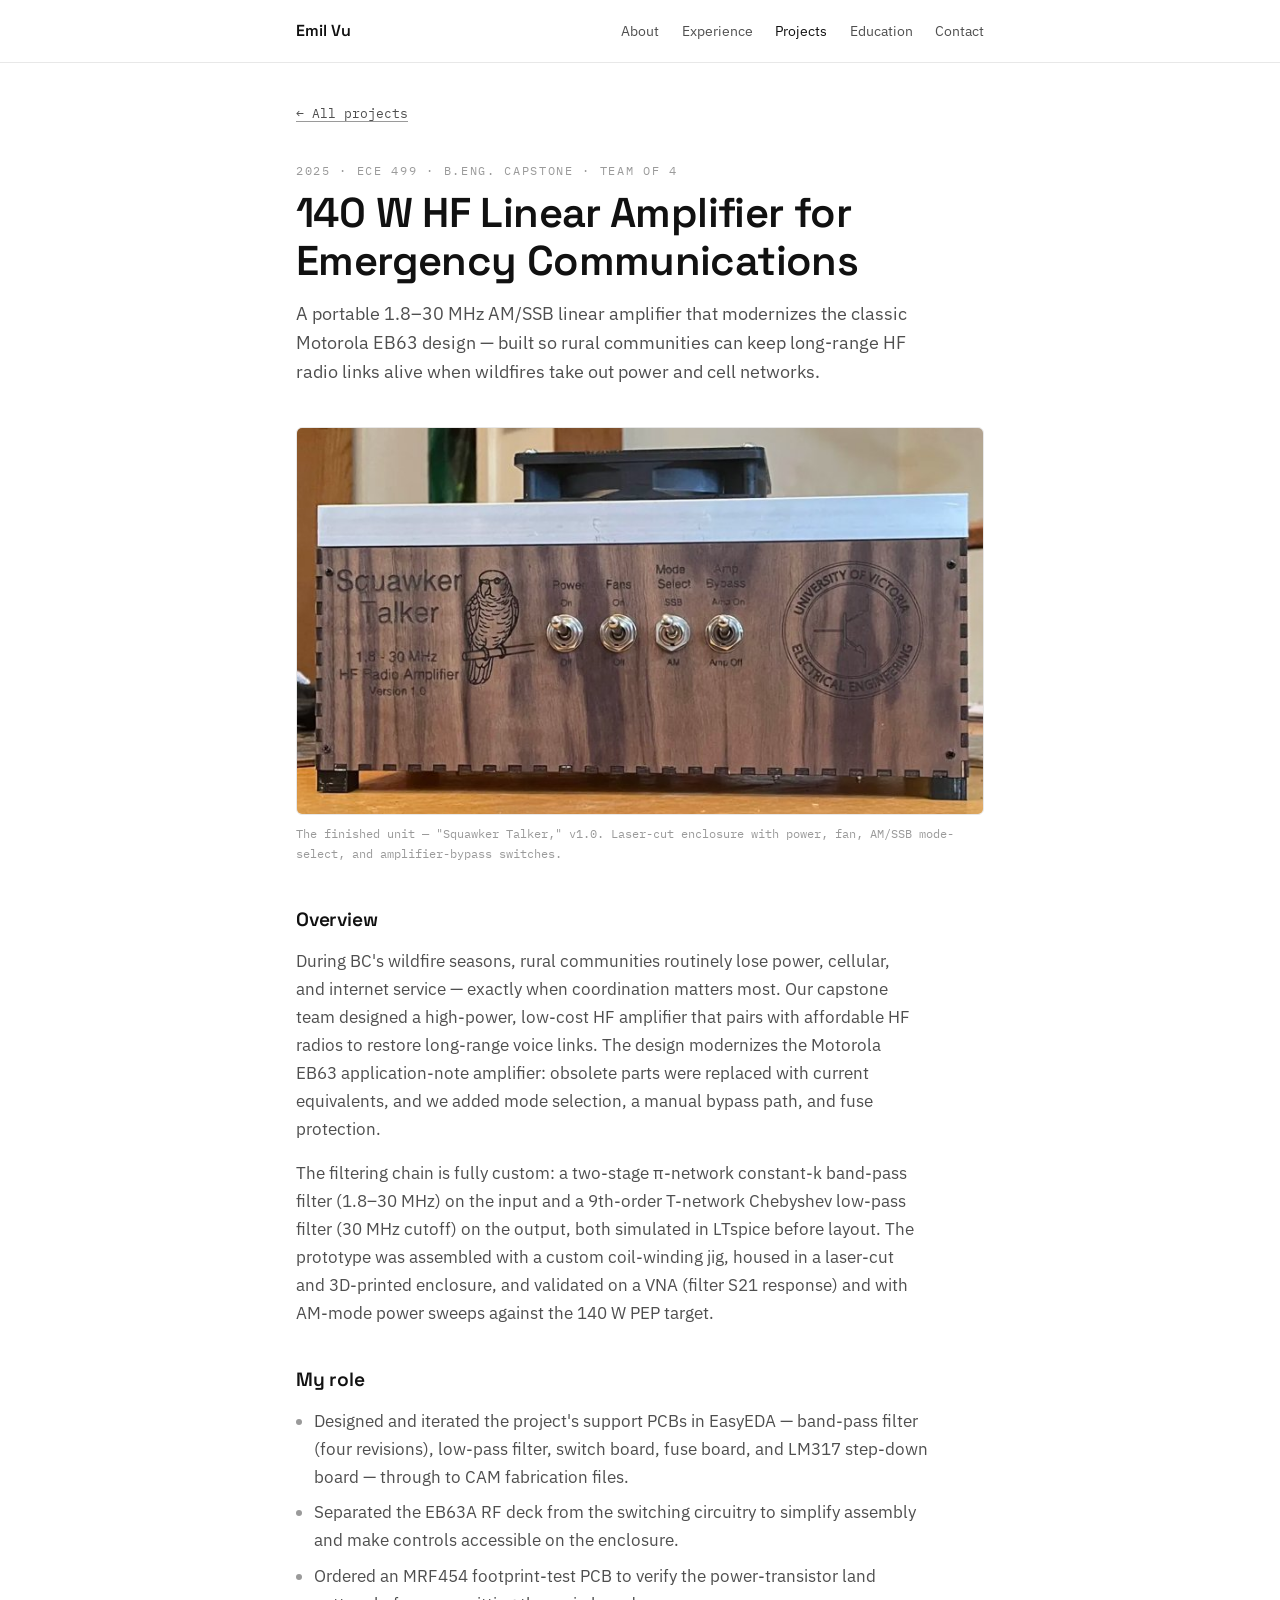
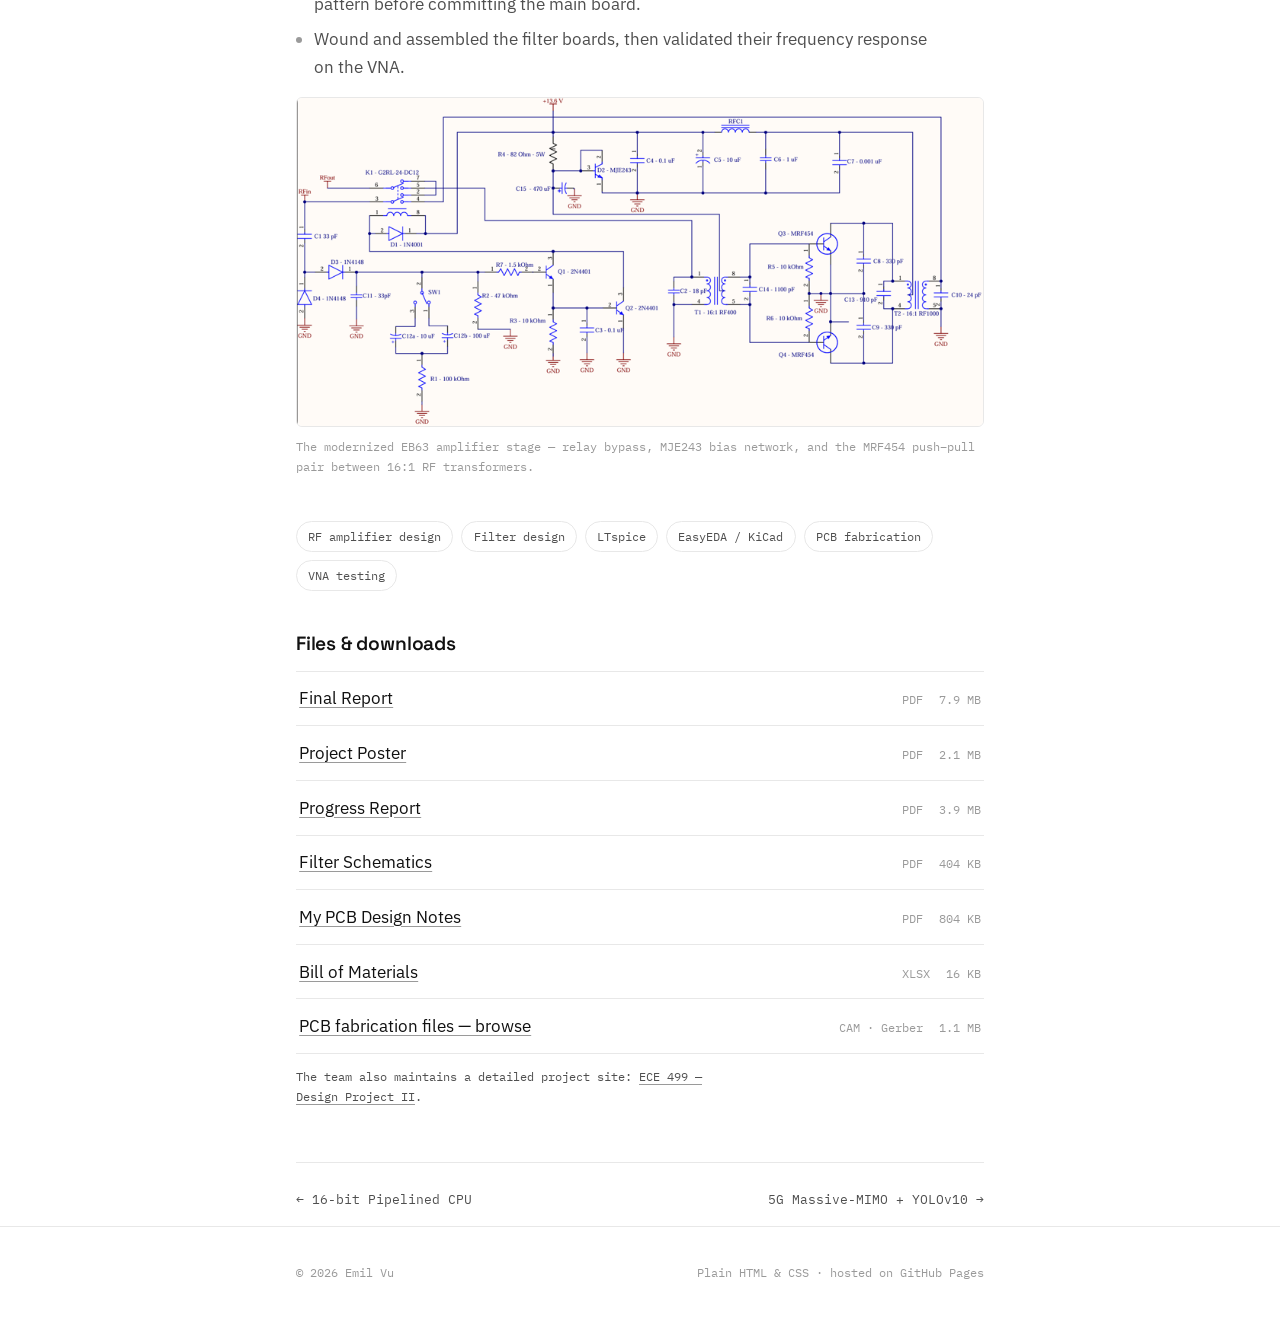
<file: projects/ece499-hf-amplifier.html>
<!DOCTYPE html>
<html lang="en">
<head>
  <meta charset="UTF-8">
  <meta name="viewport" content="width=device-width, initial-scale=1.0">
  <title>140 W HF Linear Amplifier · Emil Vu</title>
  <meta name="description" content="B.Eng. capstone: a portable 140 W PEP HF linear amplifier (1.8–30 MHz, AM/SSB) with custom band-pass and low-pass filters, designed for emergency communications.">
  <link rel="icon" type="image/svg+xml" href="../assets/img/favicon.svg">
  <link rel="preconnect" href="https://fonts.googleapis.com">
  <link rel="preconnect" href="https://fonts.gstatic.com" crossorigin>
  <link href="https://fonts.googleapis.com/css2?family=Space+Grotesk:wght@500;600;700&family=IBM+Plex+Sans:wght@400;500;600&family=IBM+Plex+Mono:wght@400;500&display=swap" rel="stylesheet">
  <link rel="stylesheet" href="../assets/css/style.css">
</head>
<body>

  <nav class="nav" aria-label="Main">
    <div class="nav-inner">
      <a class="nav-name" href="../index.html">Emil Vu</a>
      <div class="nav-links">
        <a href="../index.html#about">About</a>
        <a href="../index.html#experience">Experience</a>
        <a href="../index.html#projects" aria-current="page">Projects</a>
        <a href="../index.html#education">Education</a>
        <a href="../index.html#contact">Contact</a>
      </div>
    </div>
  </nav>

  <div class="wrap">

    <p class="crumb"><a href="../index.html#projects">← All projects</a></p>

    <header class="p-head">
      <p class="kicker">2025 · ECE 499 · B.Eng. Capstone · Team of 4</p>
      <h1>140 W HF Linear Amplifier for Emergency Communications</h1>
      <p class="dek">
        A portable 1.8–30&nbsp;MHz AM/SSB linear amplifier that modernizes the classic
        Motorola EB63 design — built so rural communities can keep long-range HF radio
        links alive when wildfires take out power and cell networks.
      </p>
    </header>

    <figure class="figure">
      <img src="../assets/img/ece499-enclosure.jpg" alt="Finished amplifier in a laser-cut wooden enclosure labeled Squawker Talker, 1.8–30 MHz HF Radio Amplifier, with Power, Fans, Mode Select and Amp Bypass toggle switches, a cooling fan on top, and the UVic Electrical Engineering seal" width="757" height="425">
      <figcaption>The finished unit — "Squawker Talker," v1.0. Laser-cut enclosure with power, fan, AM/SSB mode-select, and amplifier-bypass switches.</figcaption>
    </figure>

    <article class="p-body">

      <h2>Overview</h2>
      <p>
        During BC's wildfire seasons, rural communities routinely lose power, cellular,
        and internet service — exactly when coordination matters most. Our capstone team
        designed a high-power, low-cost HF amplifier that pairs with affordable HF radios
        to restore long-range voice links. The design modernizes the Motorola EB63
        application-note amplifier: obsolete parts were replaced with current equivalents,
        and we added mode selection, a manual bypass path, and fuse protection.
      </p>
      <p>
        The filtering chain is fully custom: a two-stage π-network constant-k band-pass
        filter (1.8–30&nbsp;MHz) on the input and a 9th-order T-network Chebyshev low-pass
        filter (30&nbsp;MHz cutoff) on the output, both simulated in LTspice before
        layout. The prototype was assembled with a custom coil-winding jig, housed in a
        laser-cut and 3D-printed enclosure, and validated on a VNA (filter S21 response)
        and with AM-mode power sweeps against the 140&nbsp;W PEP target.
      </p>

      <h2>My role</h2>
      <ul>
        <li>Designed and iterated the project's support PCBs in EasyEDA — band-pass filter (four revisions), low-pass filter, switch board, fuse board, and LM317 step-down board — through to CAM fabrication files.</li>
        <li>Separated the EB63A RF deck from the switching circuitry to simplify assembly and make controls accessible on the enclosure.</li>
        <li>Ordered an MRF454 footprint-test PCB to verify the power-transistor land pattern before committing the main board.</li>
        <li>Wound and assembled the filter boards, then validated their frequency response on the VNA.</li>
      </ul>

      <figure class="figure">
        <img src="../assets/img/ece499-schematic.png" alt="Amplifier schematic: relay-switched RF input, MJE243 bias network, and a push–pull pair of MRF454 power transistors coupled through 16:1 RF transformers" width="900" height="431">
        <figcaption>The modernized EB63 amplifier stage — relay bypass, MJE243 bias network, and the MRF454 push–pull pair between 16:1 RF transformers.</figcaption>
      </figure>

      <div class="tags">
        <span class="tag">RF amplifier design</span>
        <span class="tag">Filter design</span>
        <span class="tag">LTspice</span>
        <span class="tag">EasyEDA / KiCad</span>
        <span class="tag">PCB fabrication</span>
        <span class="tag">VNA testing</span>
      </div>

      <h2>Files &amp; downloads</h2>
      <div class="files">
        <div class="file">
          <span class="f-name"><a href="../files/ece499-hf-amplifier/ECE499_Final_Report.pdf">Final Report</a></span>
          <span class="f-kind">PDF</span><span class="f-size">7.9 MB</span>
        </div>
        <div class="file">
          <span class="f-name"><a href="../files/ece499-hf-amplifier/ECE499_Project_Poster.pdf">Project Poster</a></span>
          <span class="f-kind">PDF</span><span class="f-size">2.1 MB</span>
        </div>
        <div class="file">
          <span class="f-name"><a href="../files/ece499-hf-amplifier/ECE499_Progress_Report.pdf">Progress Report</a></span>
          <span class="f-kind">PDF</span><span class="f-size">3.9 MB</span>
        </div>
        <div class="file">
          <span class="f-name"><a href="../files/ece499-hf-amplifier/ECE499_Filter_Schematics.pdf">Filter Schematics</a></span>
          <span class="f-kind">PDF</span><span class="f-size">404 KB</span>
        </div>
        <div class="file">
          <span class="f-name"><a href="../files/ece499-hf-amplifier/ECE499_PCB_Design_Notes_Emil.pdf">My PCB Design Notes</a></span>
          <span class="f-kind">PDF</span><span class="f-size">804 KB</span>
        </div>
        <div class="file">
          <span class="f-name"><a href="../files/ece499-hf-amplifier/ECE499_Bill_of_Materials.xlsx">Bill of Materials</a></span>
          <span class="f-kind">XLSX</span><span class="f-size">16 KB</span>
        </div>
        <div class="file">
          <span class="f-name"><a href="https://github.com/EmilVu/emilvu.github.io/tree/main/files/ece499-hf-amplifier/pcb">PCB fabrication files — browse</a></span>
          <span class="f-kind">CAM · Gerber</span><span class="f-size">1.1 MB</span>
        </div>
      </div>
      <p class="files-note">
        The team also maintains a detailed project site:
        <a class="link" href="https://zhouqiwei48.wixsite.com/ece-499" target="_blank" rel="noopener">ECE 499 — Design Project II</a>.
      </p>

      <nav class="pager" aria-label="Project navigation">
        <a href="ece449-custom-cpu.html">← 16-bit Pipelined CPU</a>
        <span class="spacer"></span>
        <a href="ece519a-5g-mimo-yolo.html">5G Massive-MIMO + YOLOv10 →</a>
      </nav>

    </article>
  </div>

  <footer class="footer">
    <div class="wrap">
      <p>© <span id="year">2026</span> Emil Vu</p>
      <p>Plain HTML &amp; CSS · hosted on GitHub Pages</p>
    </div>
  </footer>

  <script src="../assets/js/main.js"></script>
</body>
</html>
</file>
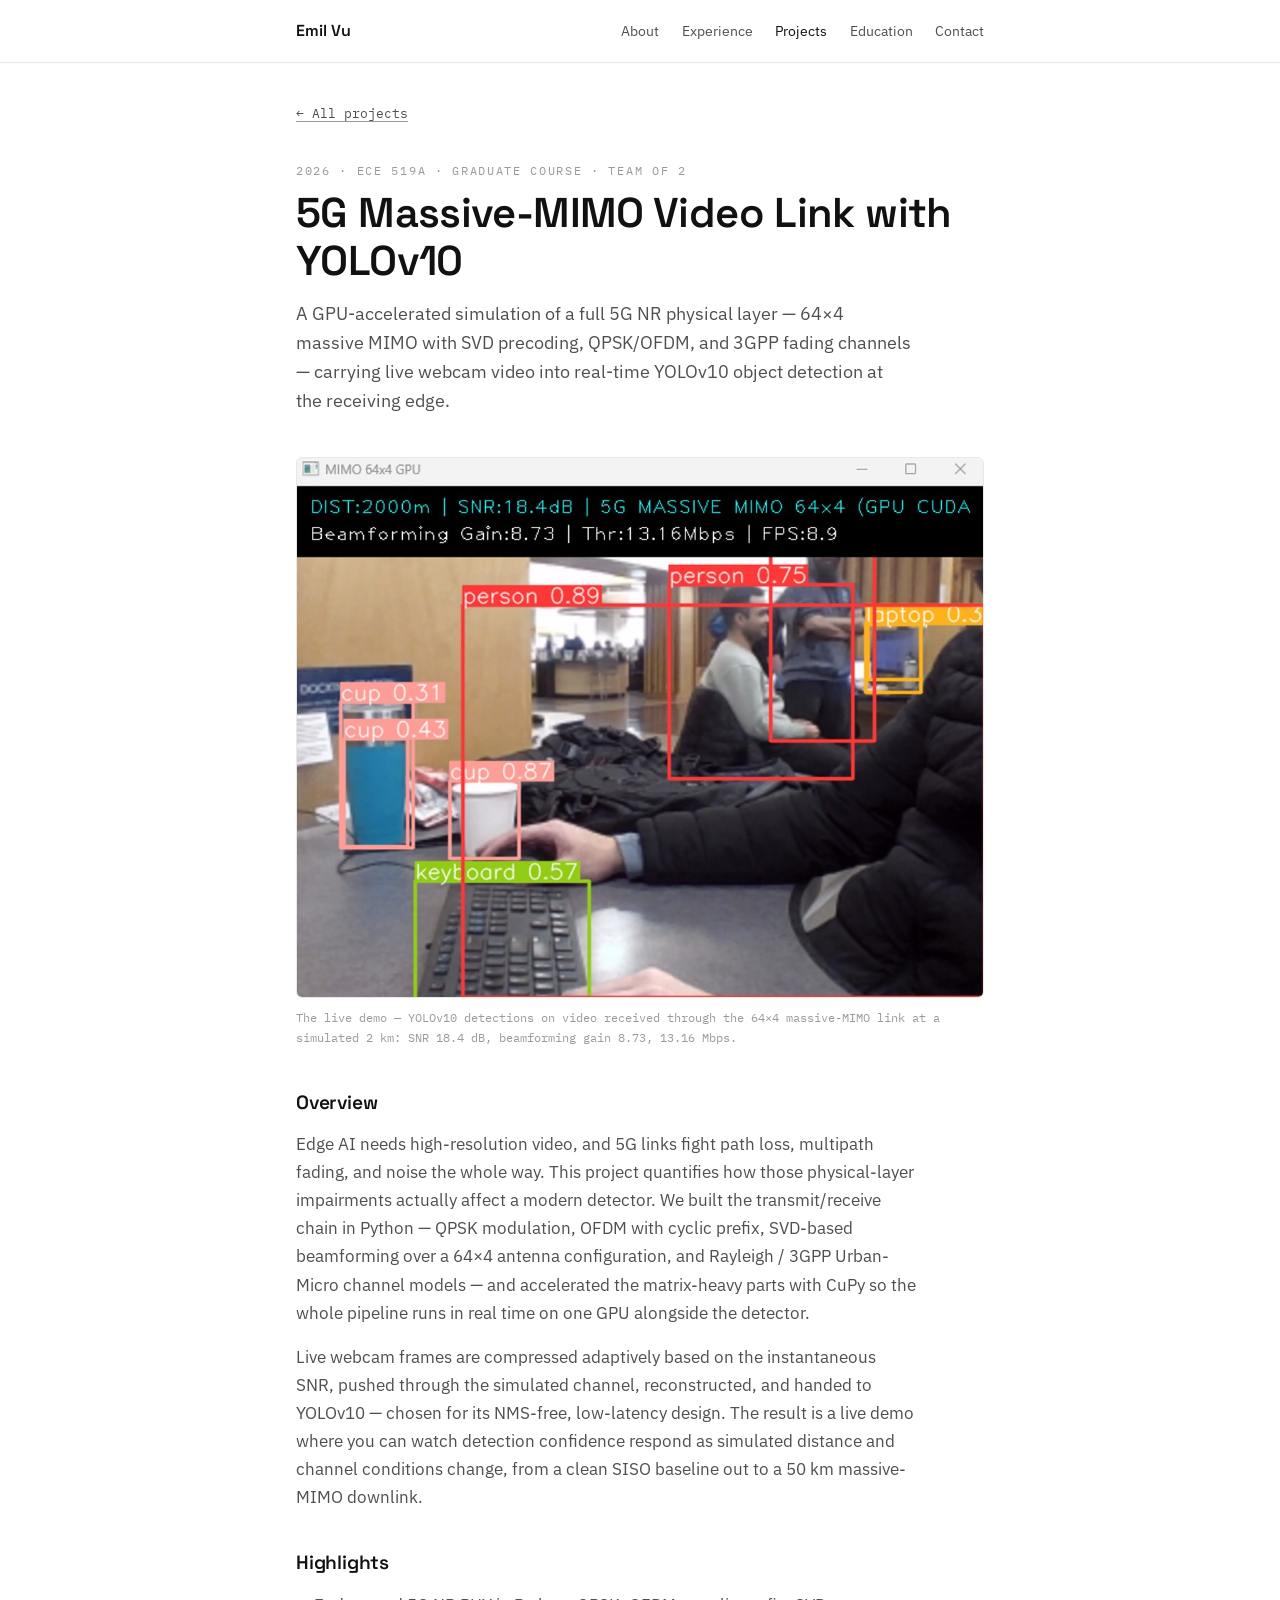
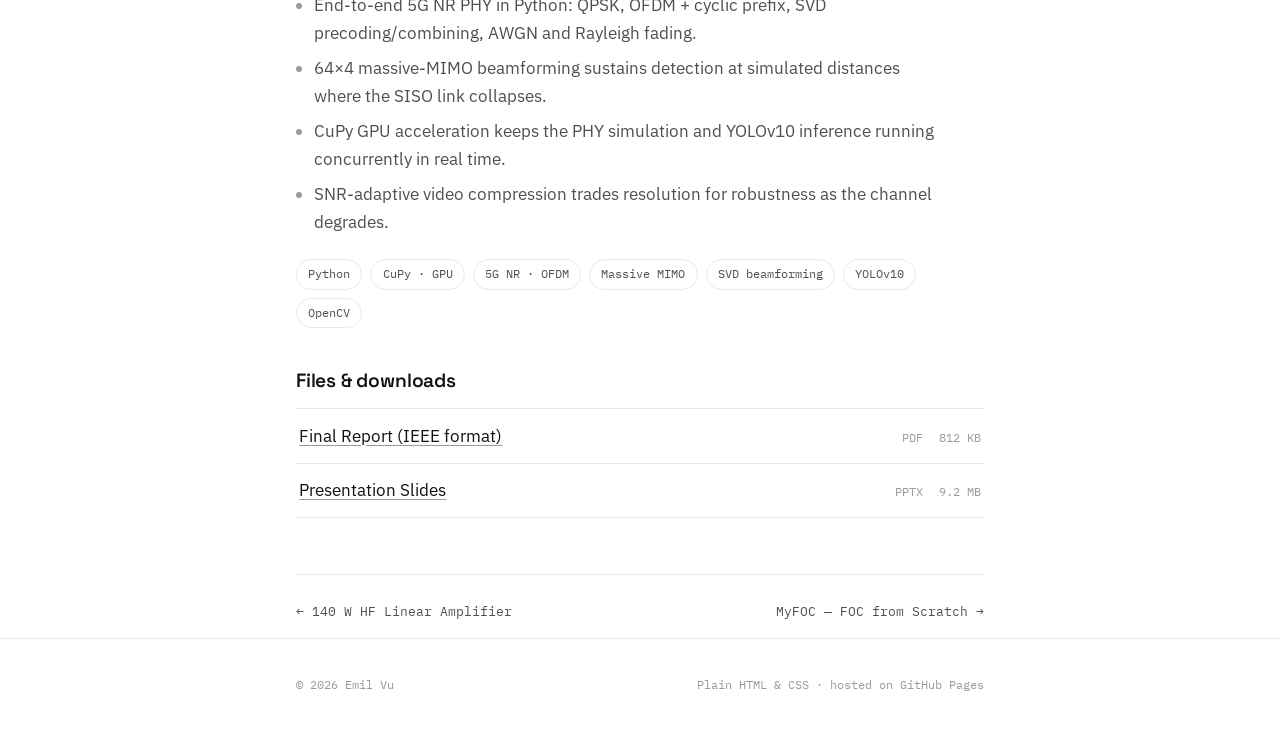
<file: projects/ece519a-5g-mimo-yolo.html>
<!DOCTYPE html>
<html lang="en">
<head>
  <meta charset="UTF-8">
  <meta name="viewport" content="width=device-width, initial-scale=1.0">
  <title>5G Massive-MIMO Video Link with YOLOv10 · Emil Vu</title>
  <meta name="description" content="GPU-accelerated 5G NR physical-layer simulation (64×4 massive MIMO, SVD precoding, OFDM) streaming live video through fading channels into real-time YOLOv10 object detection.">
  <link rel="icon" type="image/svg+xml" href="../assets/img/favicon.svg">
  <link rel="preconnect" href="https://fonts.googleapis.com">
  <link rel="preconnect" href="https://fonts.gstatic.com" crossorigin>
  <link href="https://fonts.googleapis.com/css2?family=Space+Grotesk:wght@500;600;700&family=IBM+Plex+Sans:wght@400;500;600&family=IBM+Plex+Mono:wght@400;500&display=swap" rel="stylesheet">
  <link rel="stylesheet" href="../assets/css/style.css">
</head>
<body>

  <nav class="nav" aria-label="Main">
    <div class="nav-inner">
      <a class="nav-name" href="../index.html">Emil Vu</a>
      <div class="nav-links">
        <a href="../index.html#about">About</a>
        <a href="../index.html#experience">Experience</a>
        <a href="../index.html#projects" aria-current="page">Projects</a>
        <a href="../index.html#education">Education</a>
        <a href="../index.html#contact">Contact</a>
      </div>
    </div>
  </nav>

  <div class="wrap">

    <p class="crumb"><a href="../index.html#projects">← All projects</a></p>

    <header class="p-head">
      <p class="kicker">2026 · ECE 519A · Graduate course · Team of 2</p>
      <h1>5G Massive-MIMO Video Link with YOLOv10</h1>
      <p class="dek">
        A GPU-accelerated simulation of a full 5G NR physical layer — 64×4 massive MIMO
        with SVD precoding, QPSK/OFDM, and 3GPP fading channels — carrying live webcam
        video into real-time YOLOv10 object detection at the receiving edge.
      </p>
    </header>

    <figure class="figure">
      <img src="../assets/img/ece519a-demo.jpg" alt="Live demo window: YOLOv10 detection boxes over webcam video received through the simulated 64×4 massive-MIMO link, with a status bar reading DIST 2000 m, SNR 18.4 dB, beamforming gain 8.73, throughput 13.16 Mbps" width="966" height="760">
      <figcaption>The live demo — YOLOv10 detections on video received through the 64×4 massive-MIMO link at a simulated 2&nbsp;km: SNR 18.4&nbsp;dB, beamforming gain 8.73, 13.16&nbsp;Mbps.</figcaption>
    </figure>

    <article class="p-body">

      <h2>Overview</h2>
      <p>
        Edge AI needs high-resolution video, and 5G links fight path loss, multipath
        fading, and noise the whole way. This project quantifies how those physical-layer
        impairments actually affect a modern detector. We built the transmit/receive chain
        in Python — QPSK modulation, OFDM with cyclic prefix, SVD-based beamforming over a
        64×4 antenna configuration, and Rayleigh / 3GPP Urban-Micro channel models — and
        accelerated the matrix-heavy parts with CuPy so the whole pipeline runs in real
        time on one GPU alongside the detector.
      </p>
      <p>
        Live webcam frames are compressed adaptively based on the instantaneous SNR,
        pushed through the simulated channel, reconstructed, and handed to YOLOv10 —
        chosen for its NMS-free, low-latency design. The result is a live demo where you
        can watch detection confidence respond as simulated distance and channel
        conditions change, from a clean SISO baseline out to a 50&nbsp;km massive-MIMO
        downlink.
      </p>

      <h2>Highlights</h2>
      <ul>
        <li>End-to-end 5G NR PHY in Python: QPSK, OFDM + cyclic prefix, SVD precoding/combining, AWGN and Rayleigh fading.</li>
        <li>64×4 massive-MIMO beamforming sustains detection at simulated distances where the SISO link collapses.</li>
        <li>CuPy GPU acceleration keeps the PHY simulation and YOLOv10 inference running concurrently in real time.</li>
        <li>SNR-adaptive video compression trades resolution for robustness as the channel degrades.</li>
      </ul>

      <div class="tags">
        <span class="tag">Python</span>
        <span class="tag">CuPy · GPU</span>
        <span class="tag">5G NR · OFDM</span>
        <span class="tag">Massive MIMO</span>
        <span class="tag">SVD beamforming</span>
        <span class="tag">YOLOv10</span>
        <span class="tag">OpenCV</span>
      </div>

      <h2>Files &amp; downloads</h2>
      <div class="files">
        <div class="file">
          <span class="f-name"><a href="../files/ece519a-5g-mimo-yolo/ECE519A_Final_Report.pdf">Final Report (IEEE format)</a></span>
          <span class="f-kind">PDF</span><span class="f-size">812 KB</span>
        </div>
        <div class="file">
          <span class="f-name"><a href="../files/ece519a-5g-mimo-yolo/ECE519A_Presentation.pptx">Presentation Slides</a></span>
          <span class="f-kind">PPTX</span><span class="f-size">9.2 MB</span>
        </div>
      </div>

      <nav class="pager" aria-label="Project navigation">
        <a href="ece499-hf-amplifier.html">← 140 W HF Linear Amplifier</a>
        <span class="spacer"></span>
        <a href="myfoc.html">MyFOC — FOC from Scratch →</a>
      </nav>

    </article>
  </div>

  <footer class="footer">
    <div class="wrap">
      <p>© <span id="year">2026</span> Emil Vu</p>
      <p>Plain HTML &amp; CSS · hosted on GitHub Pages</p>
    </div>
  </footer>

  <script src="../assets/js/main.js"></script>
</body>
</html>
</file>
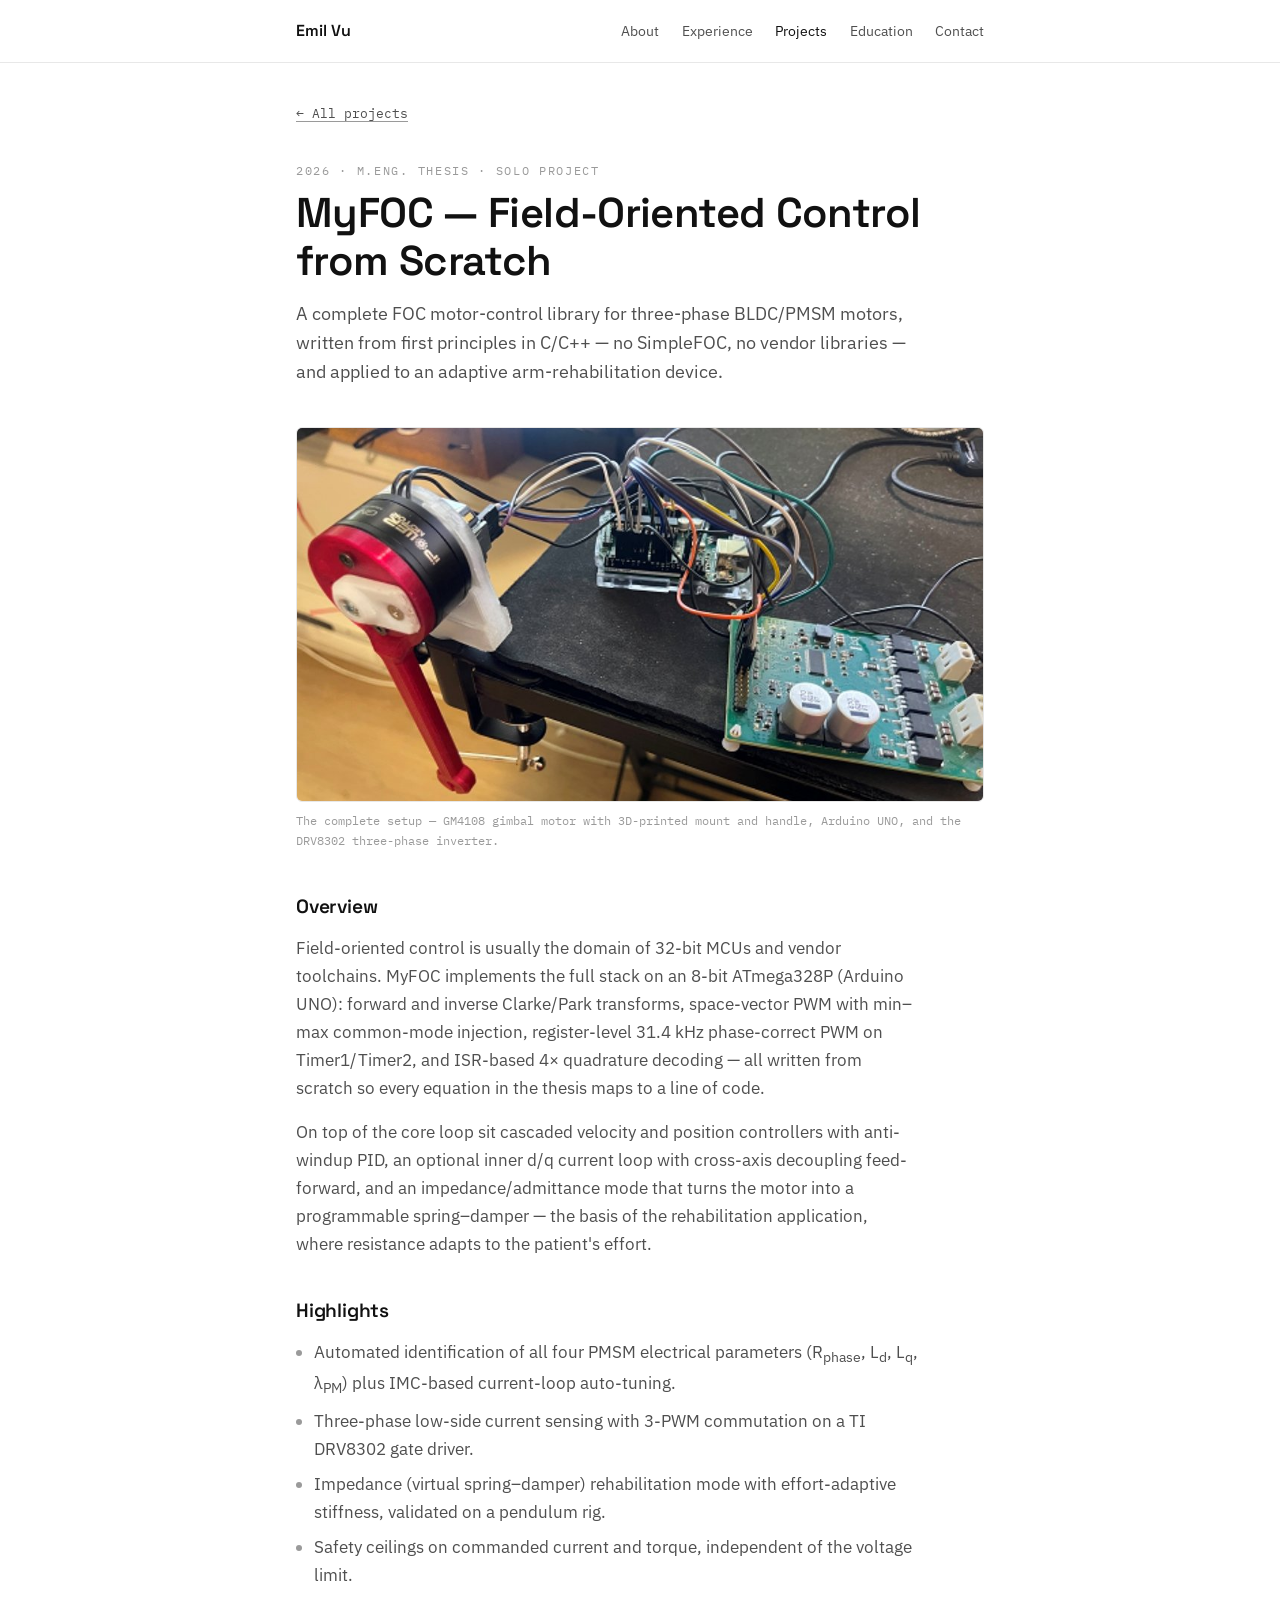
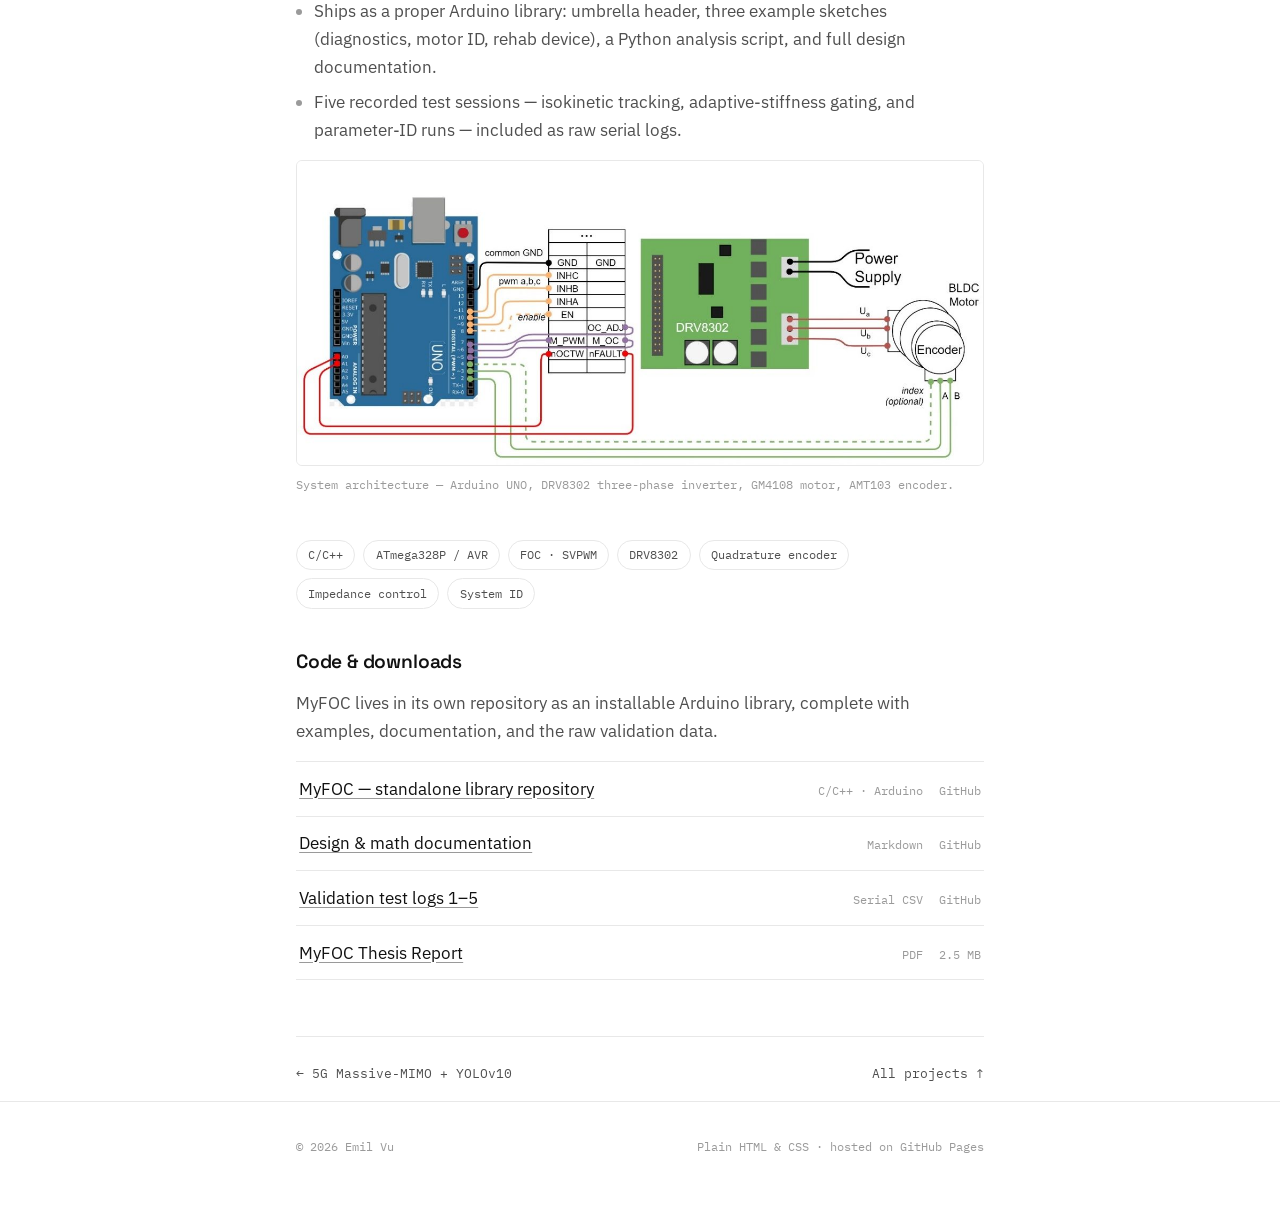
<file: projects/myfoc.html>
<!DOCTYPE html>
<html lang="en">
<head>
  <meta charset="UTF-8">
  <meta name="viewport" content="width=device-width, initial-scale=1.0">
  <title>MyFOC — Field-Oriented Control from Scratch · Emil Vu</title>
  <meta name="description" content="A from-scratch field-oriented control (FOC) library for BLDC/PMSM motors on ATmega328P, with automated motor identification and an impedance mode for arm rehabilitation.">
  <link rel="icon" type="image/svg+xml" href="../assets/img/favicon.svg">
  <link rel="preconnect" href="https://fonts.googleapis.com">
  <link rel="preconnect" href="https://fonts.gstatic.com" crossorigin>
  <link href="https://fonts.googleapis.com/css2?family=Space+Grotesk:wght@500;600;700&family=IBM+Plex+Sans:wght@400;500;600&family=IBM+Plex+Mono:wght@400;500&display=swap" rel="stylesheet">
  <link rel="stylesheet" href="../assets/css/style.css">
</head>
<body>

  <nav class="nav" aria-label="Main">
    <div class="nav-inner">
      <a class="nav-name" href="../index.html">Emil Vu</a>
      <div class="nav-links">
        <a href="../index.html#about">About</a>
        <a href="../index.html#experience">Experience</a>
        <a href="../index.html#projects" aria-current="page">Projects</a>
        <a href="../index.html#education">Education</a>
        <a href="../index.html#contact">Contact</a>
      </div>
    </div>
  </nav>

  <div class="wrap">

    <p class="crumb"><a href="../index.html#projects">← All projects</a></p>

    <header class="p-head">
      <p class="kicker">2026 · M.Eng. Thesis · Solo project</p>
      <h1>MyFOC — Field-Oriented Control from Scratch</h1>
      <p class="dek">
        A complete FOC motor-control library for three-phase BLDC/PMSM motors, written
        from first principles in C/C++ — no SimpleFOC, no vendor libraries — and applied
        to an adaptive arm-rehabilitation device.
      </p>
    </header>

    <figure class="figure">
      <img src="../assets/img/myfoc-setup.jpg" alt="Complete MyFOC setup: gimbal motor with 3D-printed pendulum arm clamped to the desk, wired to an Arduino UNO and the DRV8302 three-phase inverter board" width="914" height="496">
      <figcaption>The complete setup — GM4108 gimbal motor with 3D-printed mount and handle, Arduino UNO, and the DRV8302 three-phase inverter.</figcaption>
    </figure>

    <article class="p-body">

      <h2>Overview</h2>
      <p>
        Field-oriented control is usually the domain of 32-bit MCUs and vendor toolchains.
        MyFOC implements the full stack on an 8-bit ATmega328P (Arduino UNO): forward and
        inverse Clarke/Park transforms, space-vector PWM with min–max common-mode
        injection, register-level 31.4&nbsp;kHz phase-correct PWM on Timer1/Timer2, and
        ISR-based 4× quadrature decoding — all written from scratch so every equation in
        the thesis maps to a line of code.
      </p>
      <p>
        On top of the core loop sit cascaded velocity and position controllers with
        anti-windup PID, an optional inner d/q current loop with cross-axis decoupling
        feed-forward, and an impedance/admittance mode that turns the motor into a
        programmable spring–damper — the basis of the rehabilitation application, where
        resistance adapts to the patient's effort.
      </p>

      <h2>Highlights</h2>
      <ul>
        <li>Automated identification of all four PMSM electrical parameters (R<sub>phase</sub>, L<sub>d</sub>, L<sub>q</sub>, λ<sub>PM</sub>) plus IMC-based current-loop auto-tuning.</li>
        <li>Three-phase low-side current sensing with 3-PWM commutation on a TI DRV8302 gate driver.</li>
        <li>Impedance (virtual spring–damper) rehabilitation mode with effort-adaptive stiffness, validated on a pendulum rig.</li>
        <li>Safety ceilings on commanded current and torque, independent of the voltage limit.</li>
        <li>Ships as a proper Arduino library: umbrella header, three example sketches (diagnostics, motor ID, rehab device), a Python analysis script, and full design documentation.</li>
        <li>Five recorded test sessions — isokinetic tracking, adaptive-stiffness gating, and parameter-ID runs — included as raw serial logs.</li>
      </ul>

      <figure class="figure">
        <img src="../assets/img/myfoc-system.jpg" alt="System wiring diagram: Arduino UNO connected to DRV8302 driver, power supply, BLDC motor and quadrature encoder" width="1286" height="569">
        <figcaption>System architecture — Arduino UNO, DRV8302 three-phase inverter, GM4108 motor, AMT103 encoder.</figcaption>
      </figure>

      <div class="tags">
        <span class="tag">C/C++</span>
        <span class="tag">ATmega328P / AVR</span>
        <span class="tag">FOC · SVPWM</span>
        <span class="tag">DRV8302</span>
        <span class="tag">Quadrature encoder</span>
        <span class="tag">Impedance control</span>
        <span class="tag">System ID</span>
      </div>

      <h2>Code &amp; downloads</h2>
      <p>
        MyFOC lives in its own repository as an installable Arduino library, complete
        with examples, documentation, and the raw validation data.
      </p>
      <div class="files">
        <div class="file">
          <span class="f-name"><a href="https://github.com/EmilVu/MyFOC" target="_blank" rel="noopener">MyFOC — standalone library repository</a></span>
          <span class="f-kind">C/C++ · Arduino</span><span class="f-size">GitHub</span>
        </div>
        <div class="file">
          <span class="f-name"><a href="https://github.com/EmilVu/MyFOC/blob/main/DOCUMENTATION.md" target="_blank" rel="noopener">Design &amp; math documentation</a></span>
          <span class="f-kind">Markdown</span><span class="f-size">GitHub</span>
        </div>
        <div class="file">
          <span class="f-name"><a href="https://github.com/EmilVu/MyFOC/tree/main/data" target="_blank" rel="noopener">Validation test logs 1–5</a></span>
          <span class="f-kind">Serial CSV</span><span class="f-size">GitHub</span>
        </div>
        <div class="file">
          <span class="f-name"><a href="../files/myfoc-meng-thesis/MyFOC_Thesis_Report.pdf">MyFOC Thesis Report</a></span>
          <span class="f-kind">PDF</span><span class="f-size">2.5 MB</span>
        </div>
      </div>

      <nav class="pager" aria-label="Project navigation">
        <a href="ece519a-5g-mimo-yolo.html">← 5G Massive-MIMO + YOLOv10</a>
        <span class="spacer"></span>
        <a href="../index.html#projects">All projects ↑</a>
      </nav>

    </article>
  </div>

  <footer class="footer">
    <div class="wrap">
      <p>© <span id="year">2026</span> Emil Vu</p>
      <p>Plain HTML &amp; CSS · hosted on GitHub Pages</p>
    </div>
  </footer>

  <script src="../assets/js/main.js"></script>
</body>
</html>
</file>
<file: assets/css/style.css>
/* ============================================================
   Emil Vu — Portfolio
   Plain CSS, no build step. Edit freely.
   Palette: strict black & white.
   Type: Space Grotesk (display) · IBM Plex Sans (body) · IBM Plex Mono (meta)
   ============================================================ */

:root {
  --bg:      #ffffff;
  --ink:     #111111;   /* primary text */
  --ink-2:   #4f4f4f;   /* secondary text */
  --ink-3:   #9a9a9a;   /* meta / faint */
  --line:    #e8e8e8;   /* hairlines */
  --hover:   #fafafa;   /* row hover wash */

  --font-display: "Space Grotesk", sans-serif;
  --font-body:    "IBM Plex Sans", sans-serif;
  --font-mono:    "IBM Plex Mono", monospace;

  --w: 46rem;           /* content column */
  --pad: 1.5rem;
}

/* ---------- base ---------- */
* { box-sizing: border-box; margin: 0; padding: 0; }

html { scroll-behavior: smooth; }
@media (prefers-reduced-motion: reduce) {
  html { scroll-behavior: auto; }
}

body {
  background: var(--bg);
  color: var(--ink);
  font-family: var(--font-body);
  font-size: 1.0625rem;              /* 17px */
  line-height: 1.65;
  -webkit-font-smoothing: antialiased;
}

.wrap { max-width: var(--w); margin: 0 auto; padding: 0 var(--pad); }

a { color: inherit; text-decoration: none; }
p a, li a, .link {
  text-decoration: underline;
  text-underline-offset: 3px;
  text-decoration-color: var(--ink-3);
  transition: text-decoration-color .15s ease;
}
p a:hover, li a:hover, .link:hover { text-decoration-color: var(--ink); }

:focus-visible { outline: 2px solid var(--ink); outline-offset: 3px; border-radius: 2px; }

::selection { background: var(--ink); color: var(--bg); }

img, video { max-width: 100%; height: auto; display: block; }

/* ---------- type ---------- */
h1, h2, h3 { font-family: var(--font-display); font-weight: 600; line-height: 1.15; letter-spacing: -0.01em; }

.kicker {
  font-family: var(--font-mono);
  font-size: .75rem;
  letter-spacing: .14em;
  text-transform: uppercase;
  color: var(--ink-3);
}

.mono { font-family: var(--font-mono); font-size: .8125rem; color: var(--ink-2); }

/* ---------- nav ---------- */
.nav {
  border-bottom: 1px solid var(--line);
  background: var(--bg);
}
.nav-inner {
  display: flex; align-items: baseline; justify-content: space-between;
  gap: 1rem; flex-wrap: wrap;
  padding: 1.1rem var(--pad);
  max-width: var(--w); margin: 0 auto;
}
.nav-name { font-family: var(--font-display); font-weight: 600; font-size: 1rem; }
.nav-links { display: flex; gap: 1.4rem; flex-wrap: wrap; }
.nav-links a {
  font-size: .875rem; color: var(--ink-2);
  transition: color .15s ease;
}
.nav-links a:hover, .nav-links a[aria-current="page"] { color: var(--ink); }

/* ---------- hero ---------- */
.hero { padding: 6.5rem 0 5rem; }
.hero h1 {
  font-size: clamp(2.6rem, 7vw, 4rem);
  font-weight: 700;
  letter-spacing: -0.02em;
  margin: .4rem 0 1.1rem;
}
.hero .tagline { font-size: 1.25rem; color: var(--ink); max-width: 34ch; line-height: 1.45; font-weight: 500; }
.hero .blurb { margin-top: 1.2rem; color: var(--ink-2); max-width: 58ch; }
.hero-links { margin-top: 2rem; display: flex; gap: 1.6rem; flex-wrap: wrap; }
.hero-links a {
  font-family: var(--font-mono); font-size: .8125rem;
  text-decoration: underline; text-underline-offset: 4px;
  text-decoration-color: var(--ink-3);
}
.hero-links a:hover { text-decoration-color: var(--ink); }

/* ---------- sections ---------- */
.section { padding: 4.5rem 0; border-top: 1px solid var(--line); }
.section h2 { font-size: 1.45rem; margin: .35rem 0 2.2rem; }

/* ---------- experience & education rows ---------- */
.rows { display: grid; gap: 0; }
.row {
  display: grid;
  grid-template-columns: 9.5rem 1fr;
  gap: 1.5rem;
  padding: 1.4rem 0;
  border-top: 1px solid var(--line);
}
.rows .row:first-child { border-top: none; padding-top: 0; }
.row .when { font-family: var(--font-mono); font-size: .8125rem; color: var(--ink-3); padding-top: .2rem; }
.row h3 { font-size: 1.05rem; font-weight: 600; font-family: var(--font-body); }
.row .org { color: var(--ink-2); font-size: .95rem; margin-top: .1rem; }
.row .desc { color: var(--ink-2); margin-top: .55rem; font-size: .95rem; max-width: 56ch; }
.row .product { color: var(--ink-3); font-size: .875rem; margin-top: .45rem; font-style: italic; }
.row ul { margin: .6rem 0 0 1.05rem; color: var(--ink-2); font-size: .95rem; max-width: 58ch; }
.row li { margin-bottom: .45rem; }
.row li::marker { color: var(--ink-3); }

/* ---------- projects timeline (the year spine) ---------- */
.timeline { position: relative; padding-left: 5.5rem; }
.timeline::before {
  content: "";
  position: absolute; left: 3.4rem; top: .4rem; bottom: .4rem;
  width: 1px; background: var(--line);
}
.year-group { position: relative; padding: 0 0 2.4rem; }
.year-group:last-child { padding-bottom: 0; }
.year {
  position: absolute; left: -5.5rem; top: 1.35rem;
  width: 3.4rem;
  font-family: var(--font-mono); font-size: .8125rem; color: var(--ink-3);
}
.year-group::before {           /* tick on the spine */
  content: "";
  position: absolute; left: -2.1rem; top: 1.6rem;
  width: 9px; height: 9px; border-radius: 50%;
  background: var(--bg); border: 1.5px solid var(--ink);
}

.proj {
  display: block;
  padding: 1.15rem 1.3rem;
  border: 1px solid var(--line);
  border-radius: 10px;
  transition: border-color .15s ease, background .15s ease;
}
.proj:hover { background: var(--hover); border-color: var(--ink); }
.proj + .proj { margin-top: .7rem; }
.proj .p-title {
  font-family: var(--font-display); font-weight: 600; font-size: 1.1rem;
  display: flex; align-items: baseline; gap: .75rem;
}
.proj .p-title .arrow { font-family: var(--font-body); color: var(--ink-3); margin-left: auto; transition: transform .15s ease, color .15s ease; }
.proj:hover .arrow { transform: translateX(3px); color: var(--ink); }
.proj .p-desc { color: var(--ink-2); font-size: .95rem; margin-top: .3rem; max-width: 56ch; }
.proj .p-tags { margin-top: .55rem; font-family: var(--font-mono); font-size: .75rem; color: var(--ink-3); }

/* ---------- skills ---------- */
.skills { display: grid; gap: 1rem; }
.skill { display: grid; grid-template-columns: 9.5rem 1fr; gap: 1.5rem; }
.skill .k { font-family: var(--font-mono); font-size: .8125rem; color: var(--ink-3); padding-top: .15rem; }
.skill .v { color: var(--ink-2); font-size: .95rem; }

/* ---------- contact ---------- */
.contact-list { display: grid; gap: .55rem; }
.contact-list .mono a { text-decoration: underline; text-underline-offset: 3px; text-decoration-color: var(--ink-3); }
.contact-list .mono a:hover { text-decoration-color: var(--ink); }

/* ---------- footer ---------- */
.footer { border-top: 1px solid var(--line); padding: 2.2rem 0 3rem; }
.footer .wrap { display: flex; justify-content: space-between; gap: 1rem; flex-wrap: wrap; }
.footer p { font-family: var(--font-mono); font-size: .75rem; color: var(--ink-3); }

/* ============================================================
   Project pages
   ============================================================ */
.crumb { padding: 2.2rem 0 0; }
.crumb a { font-family: var(--font-mono); font-size: .8125rem; color: var(--ink-2); }
.crumb a:hover { color: var(--ink); }

.p-head { padding: 2.2rem 0 2.6rem; }
.p-head h1 { font-size: clamp(1.9rem, 5vw, 2.6rem); margin: .5rem 0 .9rem; letter-spacing: -0.015em; }
.p-head .dek { color: var(--ink-2); font-size: 1.1rem; max-width: 56ch; }

.figure { margin: 0 0 2.8rem; }
.figure img, .figure video { border: 1px solid var(--line); border-radius: 6px; width: 100%; }
.figure img.tall { max-height: 560px; width: auto; margin: 0 auto; }
.figure figcaption { font-family: var(--font-mono); font-size: .75rem; color: var(--ink-3); margin-top: .6rem; }

.p-body { padding-bottom: 1rem; }
.p-body h2 { font-size: 1.2rem; margin: 2.6rem 0 1rem; }
.p-body p { color: var(--ink-2); margin-bottom: 1rem; max-width: 62ch; }
.p-body ul { margin: 0 0 1rem 1.1rem; color: var(--ink-2); max-width: 62ch; }
.p-body li { margin-bottom: .45rem; }
.p-body li::marker { color: var(--ink-3); }

.tags { display: flex; flex-wrap: wrap; gap: .5rem; margin: 1.4rem 0 .4rem; }
.tag {
  font-family: var(--font-mono); font-size: .75rem; color: var(--ink-2);
  border: 1px solid var(--line); border-radius: 999px;
  padding: .28rem .7rem;
}

/* files & downloads */
.files { margin: 1rem 0 0; }
.file {
  display: grid;
  grid-template-columns: 1fr auto auto;
  gap: 1rem; align-items: baseline;
  padding: .8rem .2rem;
  border-top: 1px solid var(--line);
}
.files .file:last-child { border-bottom: 1px solid var(--line); }
.file .f-name a { text-decoration: underline; text-underline-offset: 3px; text-decoration-color: var(--ink-3); }
.file .f-name a:hover { text-decoration-color: var(--ink); }
.file .f-kind, .file .f-size { font-family: var(--font-mono); font-size: .75rem; color: var(--ink-3); white-space: nowrap; }
.files-note { font-family: var(--font-mono); font-size: .75rem; color: var(--ink-3); margin-top: .8rem; }

/* prev / next */
.pager { display: flex; justify-content: space-between; gap: 1rem; border-top: 1px solid var(--line); margin-top: 3.5rem; padding: 1.6rem 0 0; }
.pager a { font-family: var(--font-mono); font-size: .8125rem; color: var(--ink-2); }
.pager a:hover { color: var(--ink); }
.pager .spacer { flex: 1; }

/* ---------- reveal on scroll ---------- */
.reveal { opacity: 0; transform: translateY(14px); transition: opacity .5s ease, transform .5s ease; }
.reveal.in { opacity: 1; transform: none; }
@media (prefers-reduced-motion: reduce) {
  .reveal { opacity: 1; transform: none; transition: none; }
}

/* ---------- responsive ---------- */
@media (max-width: 40rem) {
  .hero { padding: 4rem 0 3.5rem; }
  .row, .skill { grid-template-columns: 1fr; gap: .25rem; }
  .row .when { padding-top: 0; }
  .timeline { padding-left: 0; }
  .timeline::before { display: none; }
  .year-group::before { display: none; }
  .year { position: static; width: auto; display: block; margin-bottom: .5rem; padding-bottom: .4rem; border-bottom: 1px solid var(--line); }
  .proj { padding: 1rem 1.1rem; }
  .file { grid-template-columns: 1fr; gap: .15rem; }
}
</file>
